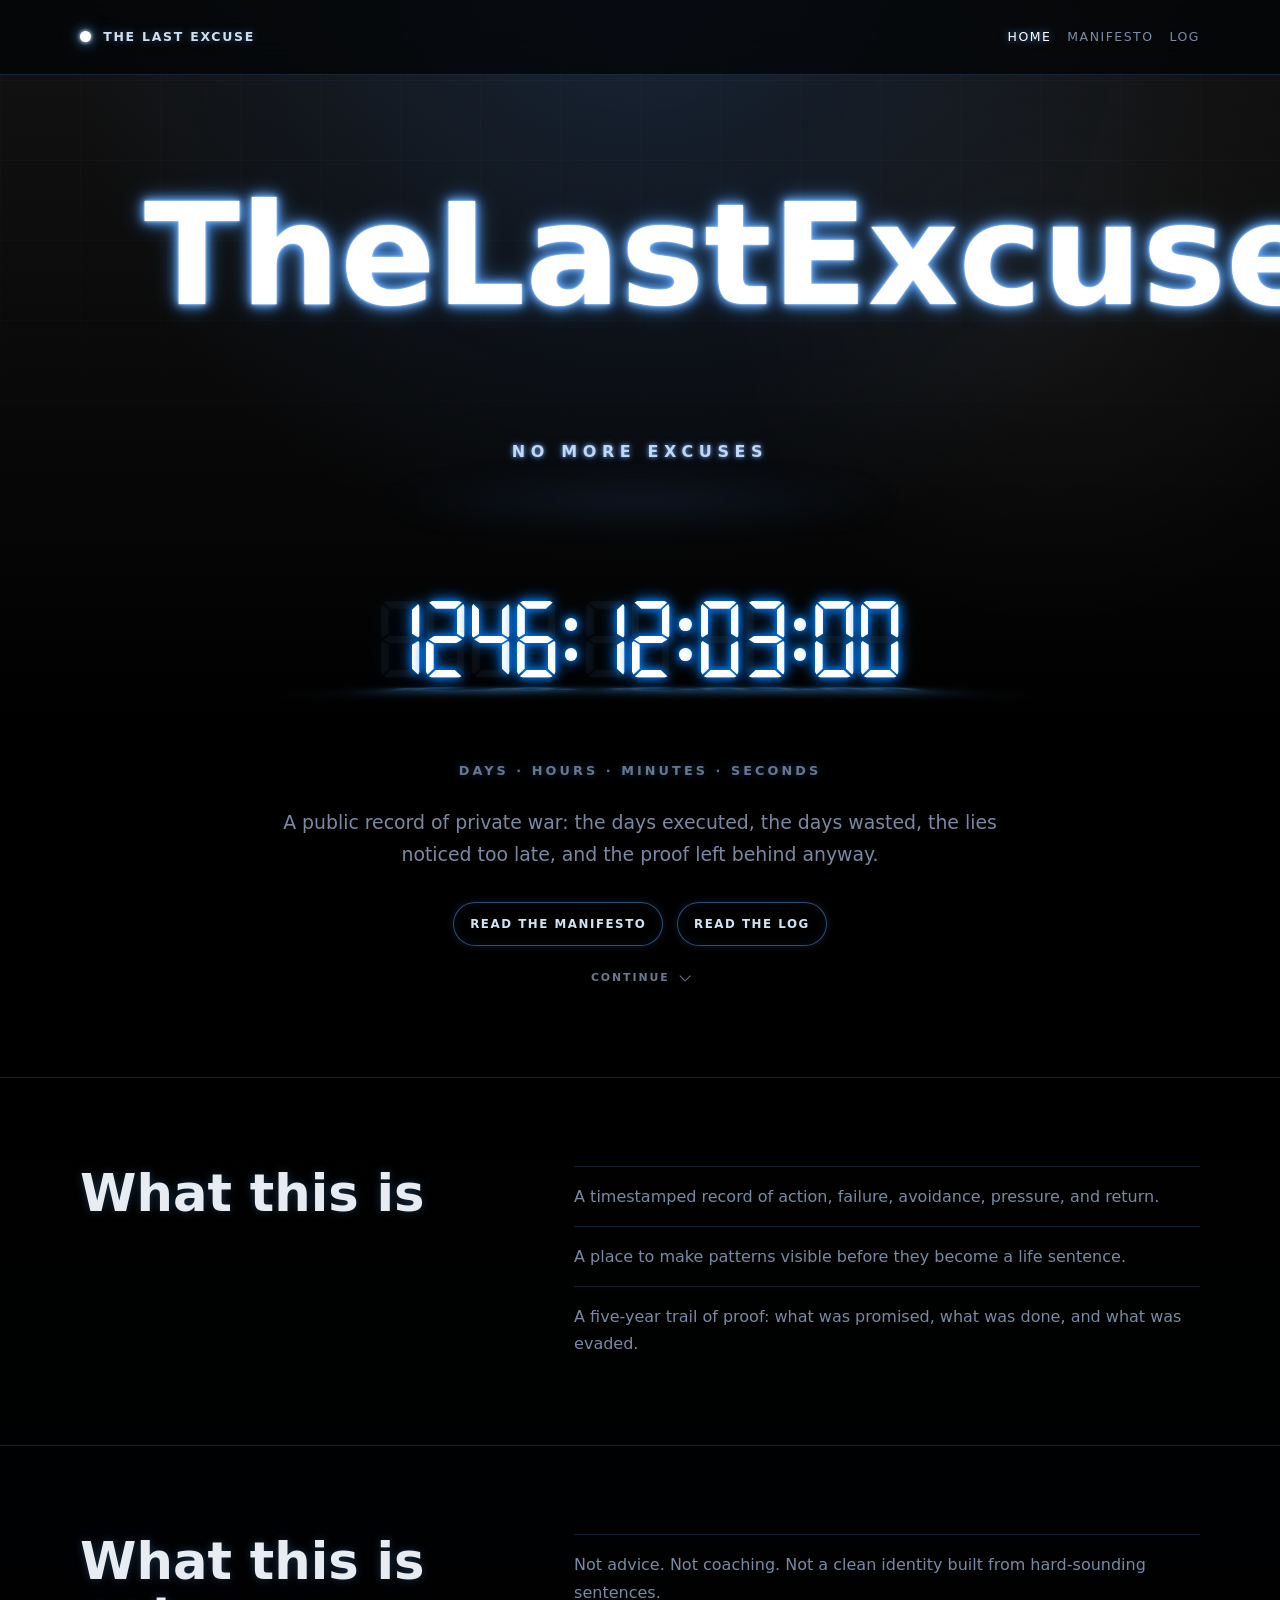
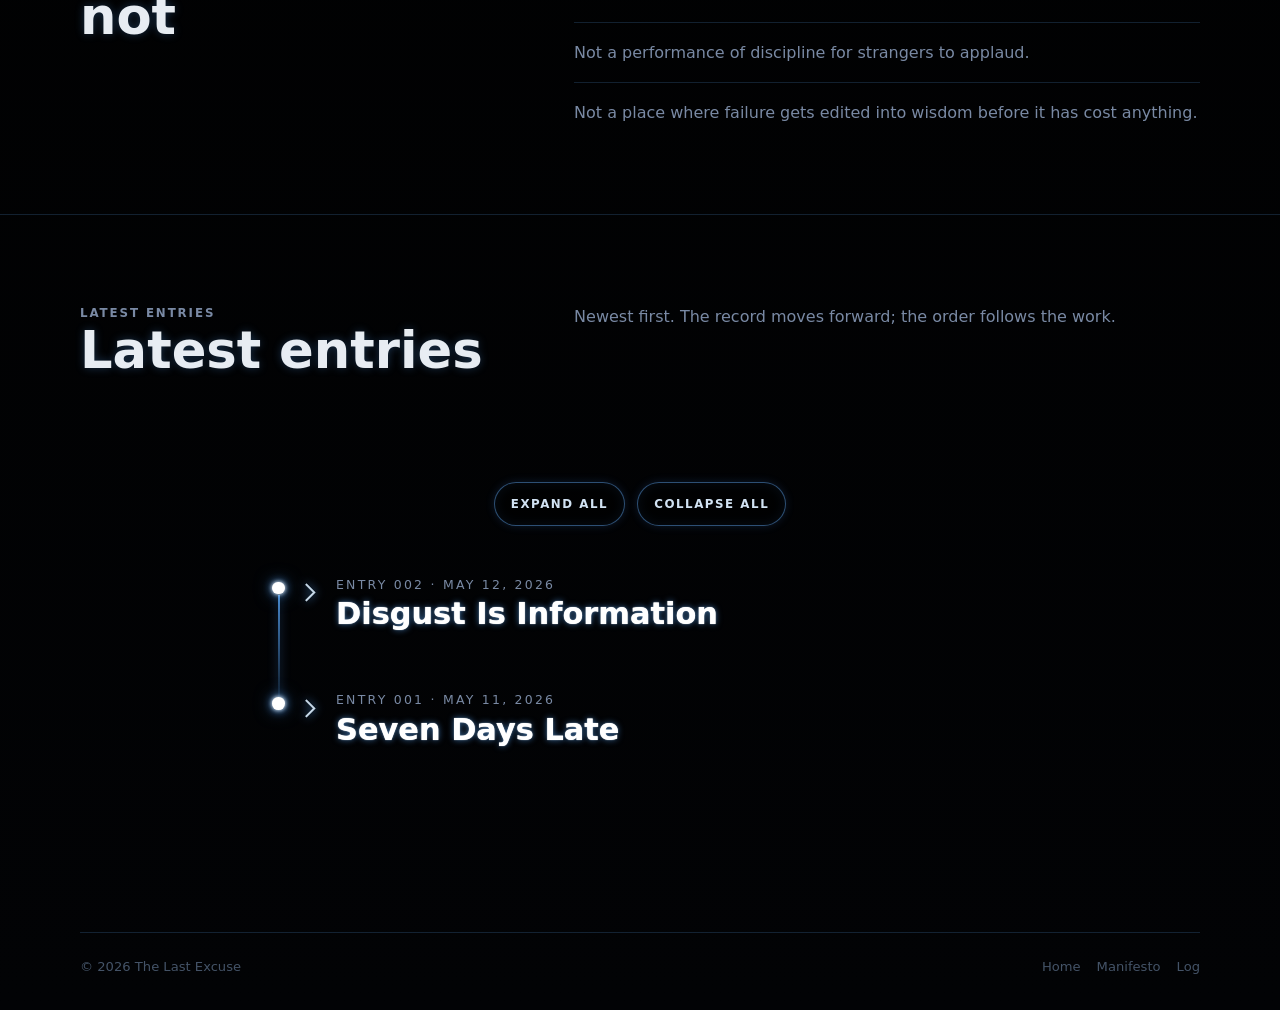
<file: index.html>
<!doctype html>
<html lang="en">
<head>
  <meta charset="utf-8">
  <meta name="viewport" content="width=device-width, initial-scale=1">
  <title>The Last Excuse | Anonymous Manifesto and War Log</title>
  <meta name="description" content="An anonymous manifesto and war log against excuses, distraction, comfort, self-deception, wasted potential, and half-lived life.">
  <link rel="canonical" href="https://thelastexcuse.com/">
  <meta name="robots" content="index, follow">
  <meta property="og:title" content="The Last Excuse">
  <meta property="og:description" content="No excuses. Only proof. An anonymous manifesto and war log, not coaching, performance, or content marketing.">
  <meta property="og:type" content="website">
  <meta property="og:url" content="https://thelastexcuse.com/">
  <meta property="og:image" content="https://thelastexcuse.com/assets/img/og-default.svg">
  <meta name="twitter:card" content="summary_large_image">
  <meta name="twitter:title" content="The Last Excuse">
  <meta name="twitter:description" content="An anonymous manifesto and war log against excuses, distraction, comfort, and self-deception.">
  <meta name="twitter:image" content="https://thelastexcuse.com/assets/img/og-default.svg">
  <link rel="icon" href="assets/img/favicon.svg" type="image/svg+xml">
  <link rel="stylesheet" href="assets/css/style.css">
  <!-- Privacy-friendly analytics by Plausible. Configure both thelastexcuse.com and www.thelastexcuse.com in Plausible if you serve both. -->
  <script async src="https://plausible.io/js/pa-VzKI-ty6OOLgQUsf6KdsG.js"></script>
  <script>
    window.plausible=window.plausible||function(){(plausible.q=plausible.q||[]).push(arguments)},plausible.init=plausible.init||function(i){plausible.o=i||{}};
    plausible.init()
  </script>
  <script type="application/ld+json">
  {
    "@context": "https://schema.org",
    "@type": "WebSite",
    "name": "The Last Excuse",
    "url": "https://thelastexcuse.com/",
    "description": "An anonymous manifesto and war log against excuses, distraction, comfort, self-deception, wasted potential, and half-lived life.",
    "inLanguage": "en"
  }
  </script>
</head>
<body>
  <div class="site-shell">
    <header class="site-header">
      <nav class="nav" aria-label="Primary navigation">
        <a class="brand" href="index.html" aria-label="The Last Excuse home">
          <span class="brand-mark" aria-hidden="true"></span>
          <span class="brand-text">The Last Excuse</span>
        </a>
        <div class="nav-links">
          <a href="index.html" aria-current="page">Home</a>
          <a href="manifesto.html">Manifesto</a>
          <a href="blog.html">Log</a>
        </div>
      </nav>
    </header>

    <main>
      <section aria-labelledby="home-title">
        <div class="logo">
          <h1 id="home-title" class="brand">The<span class="flicker-fast">Last</span>Excuse</h1>
          <div class="tagline">No More <span class="flicker-slow">Excuse</span><span>s</span></div>
        </div>

        <div class="countdown-wrap" aria-label="Countdown to the five-year mark">
          <div class="countdown" data-countdown aria-live="off"></div>
        </div>
        <p class="sr-only" data-countdown-text aria-live="polite"></p>
        <p class="countdown-label" aria-hidden="true">Days &middot; Hours &middot; Minutes &middot; Seconds</p>

        <div class="home-copy">
          <p class="intro">A public record of private war: the days executed, the days wasted, the lies noticed too late, and the proof left behind anyway.</p>
          <div class="actions" aria-label="Primary links">
            <a class="button" href="manifesto.html">Read the Manifesto</a>
            <a class="button" href="blog.html">Read the Log</a>
          </div>
          <a class="scroll-cue" href="#what-this-is">Continue</a>
        </div>
      </section>

      <section class="section" id="what-this-is">
        <div class="wrap section-grid">
          <h2>What this is</h2>
          <div>
            <ul class="plain-list">
              <li>A timestamped record of action, failure, avoidance, pressure, and return.</li>
              <li>A place to make patterns visible before they become a life sentence.</li>
              <li>A five-year trail of proof: what was promised, what was done, and what was evaded.</li>
            </ul>
          </div>
        </div>
      </section>

      <section class="section">
        <div class="wrap section-grid">
          <h2>What this is not</h2>
          <div>
            <ul class="plain-list">
              <li>Not advice. Not coaching. Not a clean identity built from hard-sounding sentences.</li>
              <li>Not a performance of discipline for strangers to applaud.</li>
              <li>Not a place where failure gets edited into wisdom before it has cost anything.</li>
            </ul>
          </div>
        </div>
      </section>

      <section class="section" aria-labelledby="timeline-title">
        <div class="wrap section-grid">
          <div>
            <p class="kicker">Latest entries</p>
            <h2 id="timeline-title">Latest entries</h2>
          </div>
          <p>Newest first. The record moves forward; the order follows the work.</p>
        </div>
      </section>

      <section class="blog-timeline-section">
        <div id="timeline" class="timeline">
          <div class="btn-group">
            <button class="btn" type="button" data-action="expand">Expand All</button>
            <button class="btn" type="button" data-action="collapse">Collapse All</button>
          </div>

          <div class="timeline__item">
            <div class="timeline__item-header">
              <span class="timeline__dot"></span>
              <button class="timeline__arrow" type="button" id="item1" aria-labelledby="item1-name" aria-expanded="false" aria-controls="item1-ctrld" data-item="1"></button>
              <span id="item1-name" class="timeline__meta">
                <time class="timeline__date" datetime="2026-05-12">Entry 002 &middot; May 12, 2026</time>
                <strong class="timeline__title"><a href="posts/entry-2.html">Disgust Is Information</a></strong>
              </span>
            </div>
            <div class="timeline__item-body" id="item1-ctrld" role="region" aria-labelledby="item1" aria-hidden="true">
              <div class="timeline__item-body-content">
                <p class="timeline__item-p">No training. A repaired tooth. Bitten fingers. Wasted money. The day kept pointing at the same thing.</p>
                <p class="timeline__link"><a href="posts/entry-2.html">Read entry</a></p>
              </div>
            </div>
          </div>

          <div class="timeline__item">
            <div class="timeline__item-header">
              <span class="timeline__dot"></span>
              <button class="timeline__arrow" type="button" id="item2" aria-labelledby="item2-name" aria-expanded="false" aria-controls="item2-ctrld" data-item="2"></button>
              <span id="item2-name" class="timeline__meta">
                <time class="timeline__date" datetime="2026-05-11">Entry 001 &middot; May 11, 2026</time>
                <strong class="timeline__title"><a href="posts/entry-1.html">Seven Days Late</a></strong>
              </span>
            </div>
            <div class="timeline__item-body" id="item2-ctrld" role="region" aria-labelledby="item2" aria-hidden="true">
              <div class="timeline__item-body-content">
                <p class="timeline__item-p">Nearly three in the morning, three hours before training, and the first negotiation has already started.</p>
                <p class="timeline__link"><a href="posts/entry-1.html">Read entry</a></p>
              </div>
            </div>
          </div>
        </div>
      </section>
    </main>

    <footer class="site-footer">
      <div class="footer-inner">
        <span>&copy; <span data-year>2026</span> The Last Excuse</span>
        <div class="footer-nav"><a href="index.html">Home</a>
          <a href="manifesto.html">Manifesto</a>
          <a href="blog.html">Log</a>
        </div>
      </div>
    </footer>
  </div>
  <script src="assets/js/site.js"></script>
</body>
</html>
</file>
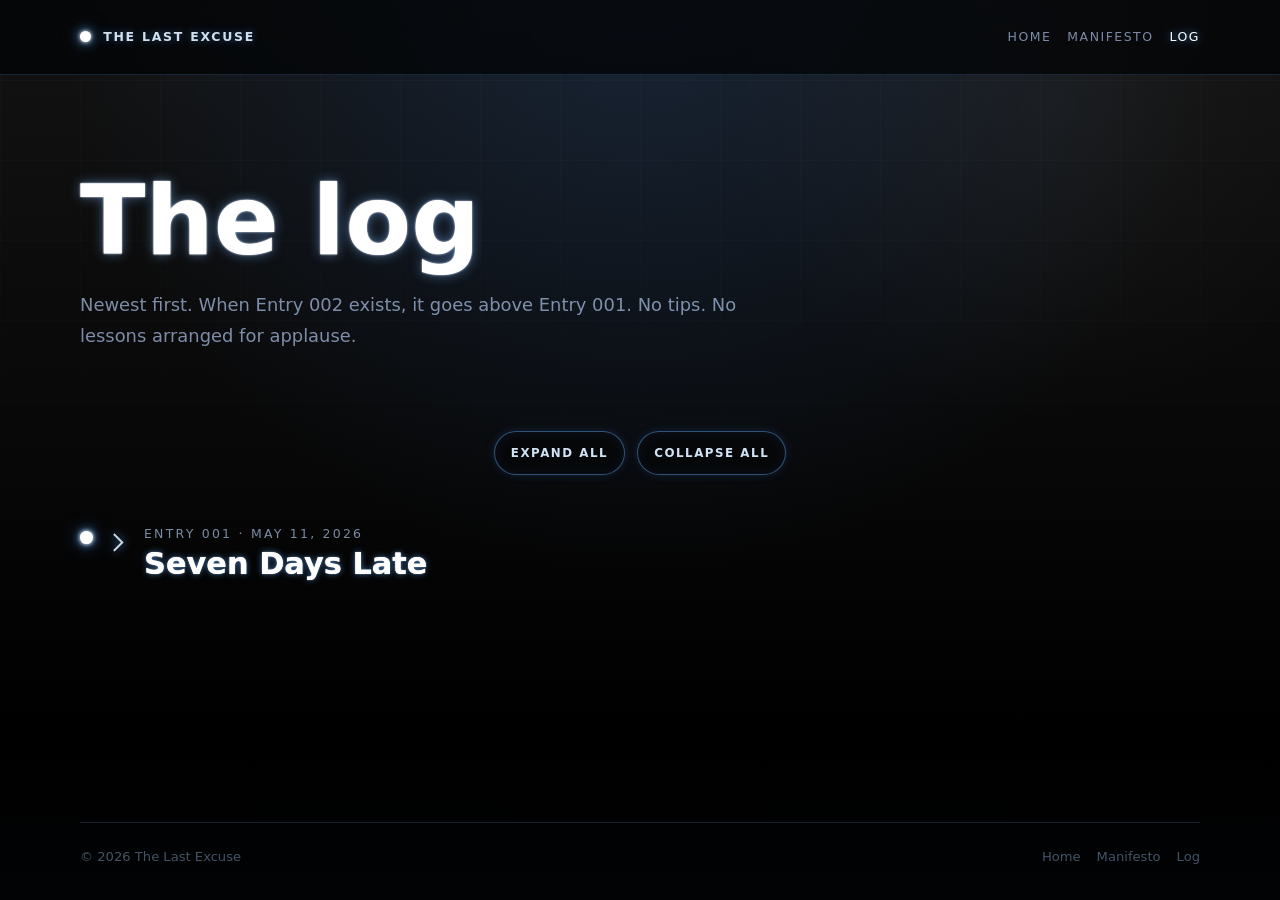
<file: blog.html>
<!doctype html>
<html lang="en">
<head>
  <meta charset="utf-8">
  <meta name="viewport" content="width=device-width, initial-scale=1">
  <title>The Log | Anonymous Entries Against Excuses</title>
  <meta name="description" content="The Last Excuse archive: anonymous log entries about execution, pressure, avoidance, failure, discipline, self-deception, and return.">
  <link rel="canonical" href="https://thelastexcuse.com/blog.html">
  <meta name="robots" content="index, follow">
  <meta property="og:title" content="The Log | The Last Excuse">
  <meta property="og:description" content="Anonymous log entries about execution, pressure, avoidance, failure, discipline, self-deception, and return.">
  <meta property="og:type" content="website">
  <meta property="og:url" content="https://thelastexcuse.com/blog.html">
  <meta property="og:image" content="https://thelastexcuse.com/assets/img/og-default.svg">
  <meta name="twitter:card" content="summary_large_image">
  <meta name="twitter:title" content="The Log | The Last Excuse">
  <meta name="twitter:description" content="Anonymous log entries about execution, pressure, avoidance, failure, discipline, and return.">
  <meta name="twitter:image" content="https://thelastexcuse.com/assets/img/og-default.svg">
  <link rel="icon" href="assets/img/favicon.svg" type="image/svg+xml">
  <link rel="stylesheet" href="assets/css/style.css">
  <!-- Privacy-friendly analytics by Plausible. Configure both thelastexcuse.com and www.thelastexcuse.com in Plausible if you serve both. -->
  <script async src="https://plausible.io/js/pa-VzKI-ty6OOLgQUsf6KdsG.js"></script>
  <script>
    window.plausible=window.plausible||function(){(plausible.q=plausible.q||[]).push(arguments)},plausible.init=plausible.init||function(i){plausible.o=i||{}};
    plausible.init()
  </script>
  <script type="application/ld+json">
  {
    "@context": "https://schema.org",
    "@type": "Blog",
    "name": "The Last Excuse Log",
    "url": "https://thelastexcuse.com/blog.html",
    "description": "Anonymous log entries about execution, pressure, avoidance, failure, discipline, self-deception, and return.",
    "inLanguage": "en",
    "blogPost": [
      {
        "@type": "BlogPosting",
        "headline": "Seven Days Late",
        "url": "https://thelastexcuse.com/posts/entry-1.html",
        "datePublished": "2026-05-11",
        "author": {"@type": "Person", "name": "Anonymous"}
      }
    ]
  }
  </script>
</head>
<body>
  <div class="site-shell">
    <header class="site-header">
      <nav class="nav" aria-label="Primary navigation">
        <a class="brand" href="index.html"><span class="brand-mark" aria-hidden="true"></span><span class="brand-text">The Last Excuse</span></a>
        <div class="nav-links">
          <a href="index.html">Home</a>
          <a href="manifesto.html">Manifesto</a>
          <a href="blog.html" aria-current="page">Log</a>
        </div>
      </nav>
    </header>
    <main class="article">
      <div class="wrap">
        <header class="article-header">
          <h1 class="page-title">The log</h1>
          <p>Newest first. When Entry 002 exists, it goes above Entry 001. No tips. No lessons arranged for applause.</p>
        </header>
        <div id="timeline" class="timeline">
          <div class="btn-group">
            <button class="btn" type="button" data-action="expand">Expand All</button>
            <button class="btn" type="button" data-action="collapse">Collapse All</button>
          </div>

          <div class="timeline__item">
            <div class="timeline__item-header">
              <span class="timeline__dot"></span>
              <button class="timeline__arrow" type="button" id="item1" aria-labelledby="item1-name" aria-expanded="false" aria-controls="item1-ctrld" data-item="1"></button>
              <span id="item1-name" class="timeline__meta">
                <time class="timeline__date" datetime="2026-05-11">Entry 001 &middot; May 11, 2026</time>
                <strong class="timeline__title"><a href="posts/entry-1.html">Seven Days Late</a></strong>
              </span>
            </div>
            <div class="timeline__item-body" id="item1-ctrld" role="region" aria-labelledby="item1" aria-hidden="true">
              <div class="timeline__item-body-content">
                <p class="timeline__item-p">Nearly three in the morning, three hours before training, and the first negotiation has already started.</p>
                <p class="timeline__link"><a href="posts/entry-1.html">Read entry</a></p>
              </div>
            </div>
          </div>
        </div>
      </div>
    </main>
    <footer class="site-footer">
      <div class="footer-inner">
        <span>&copy; <span data-year>2026</span> The Last Excuse</span>
        <div class="footer-nav"><a href="index.html">Home</a><a href="manifesto.html">Manifesto</a><a href="blog.html">Log</a></div>
      </div>
    </footer>
  </div>
  <script src="assets/js/site.js"></script>
</body>
</html>
</file>
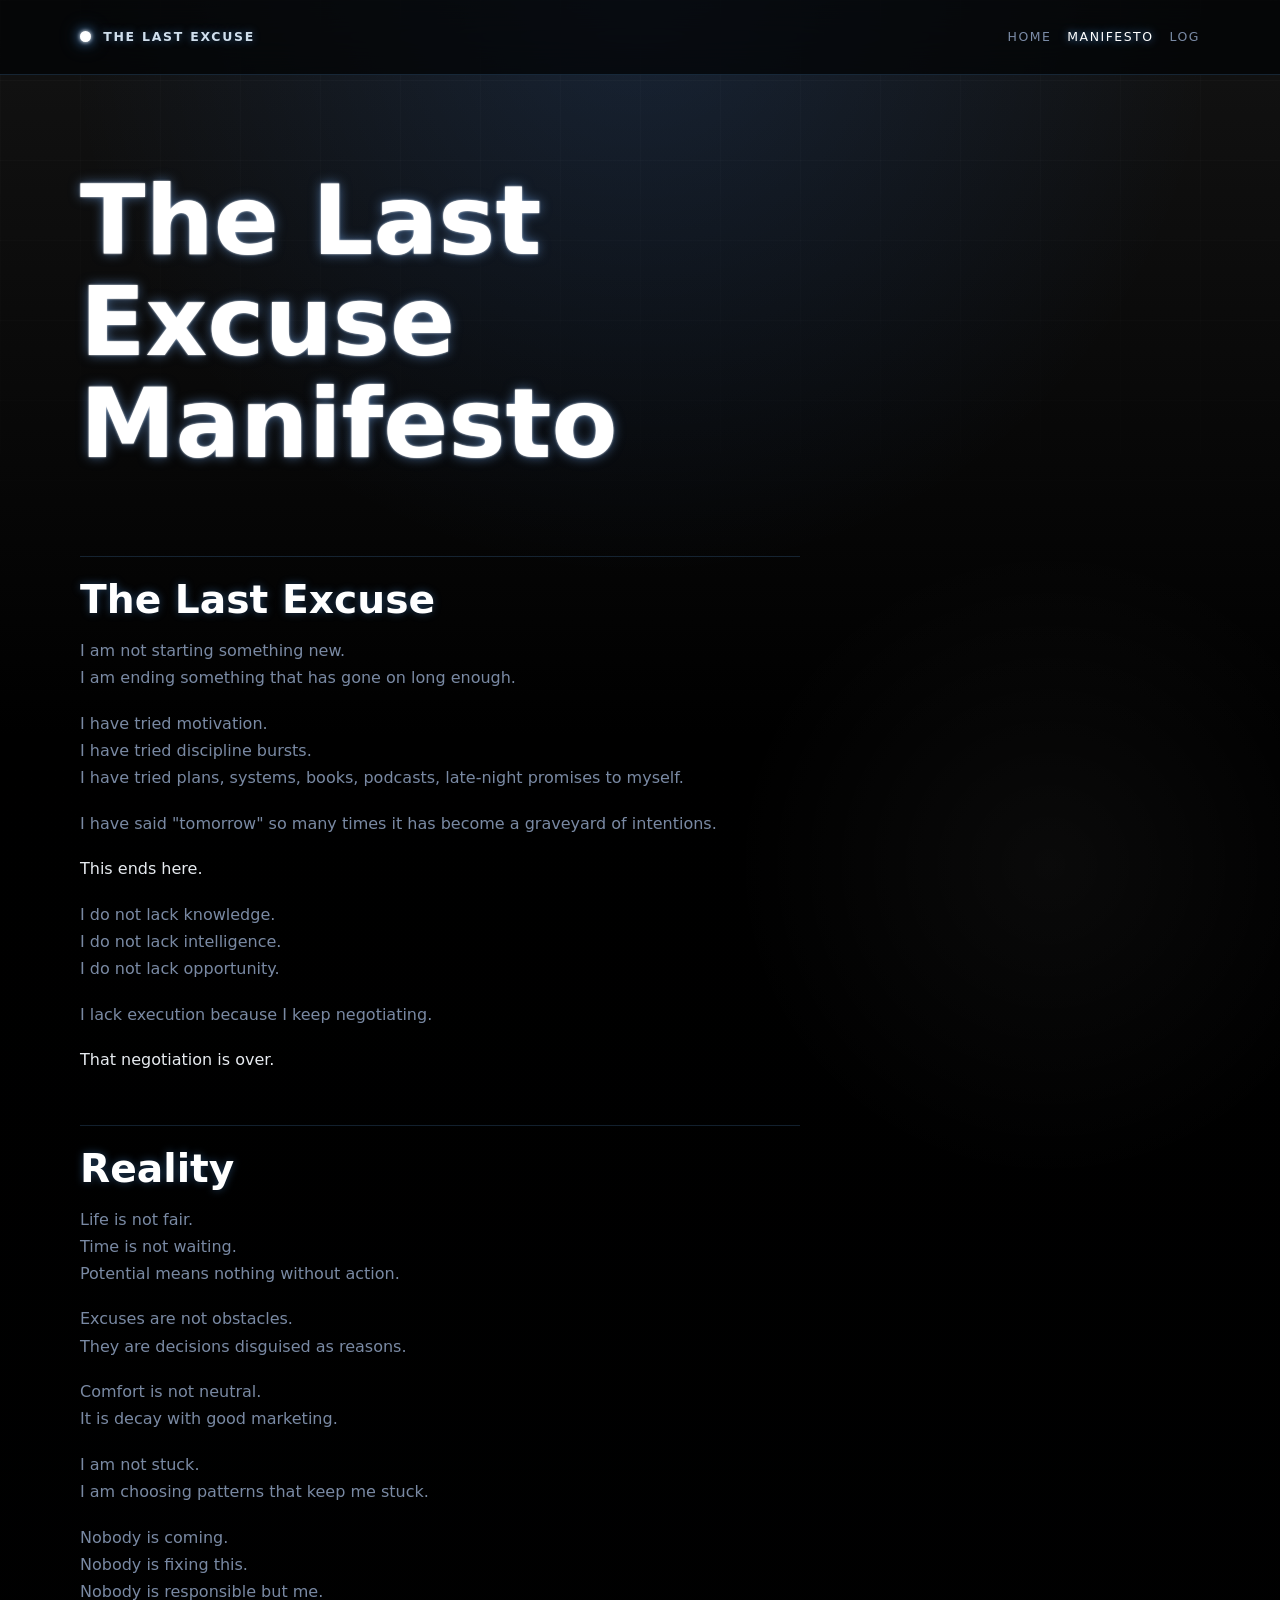
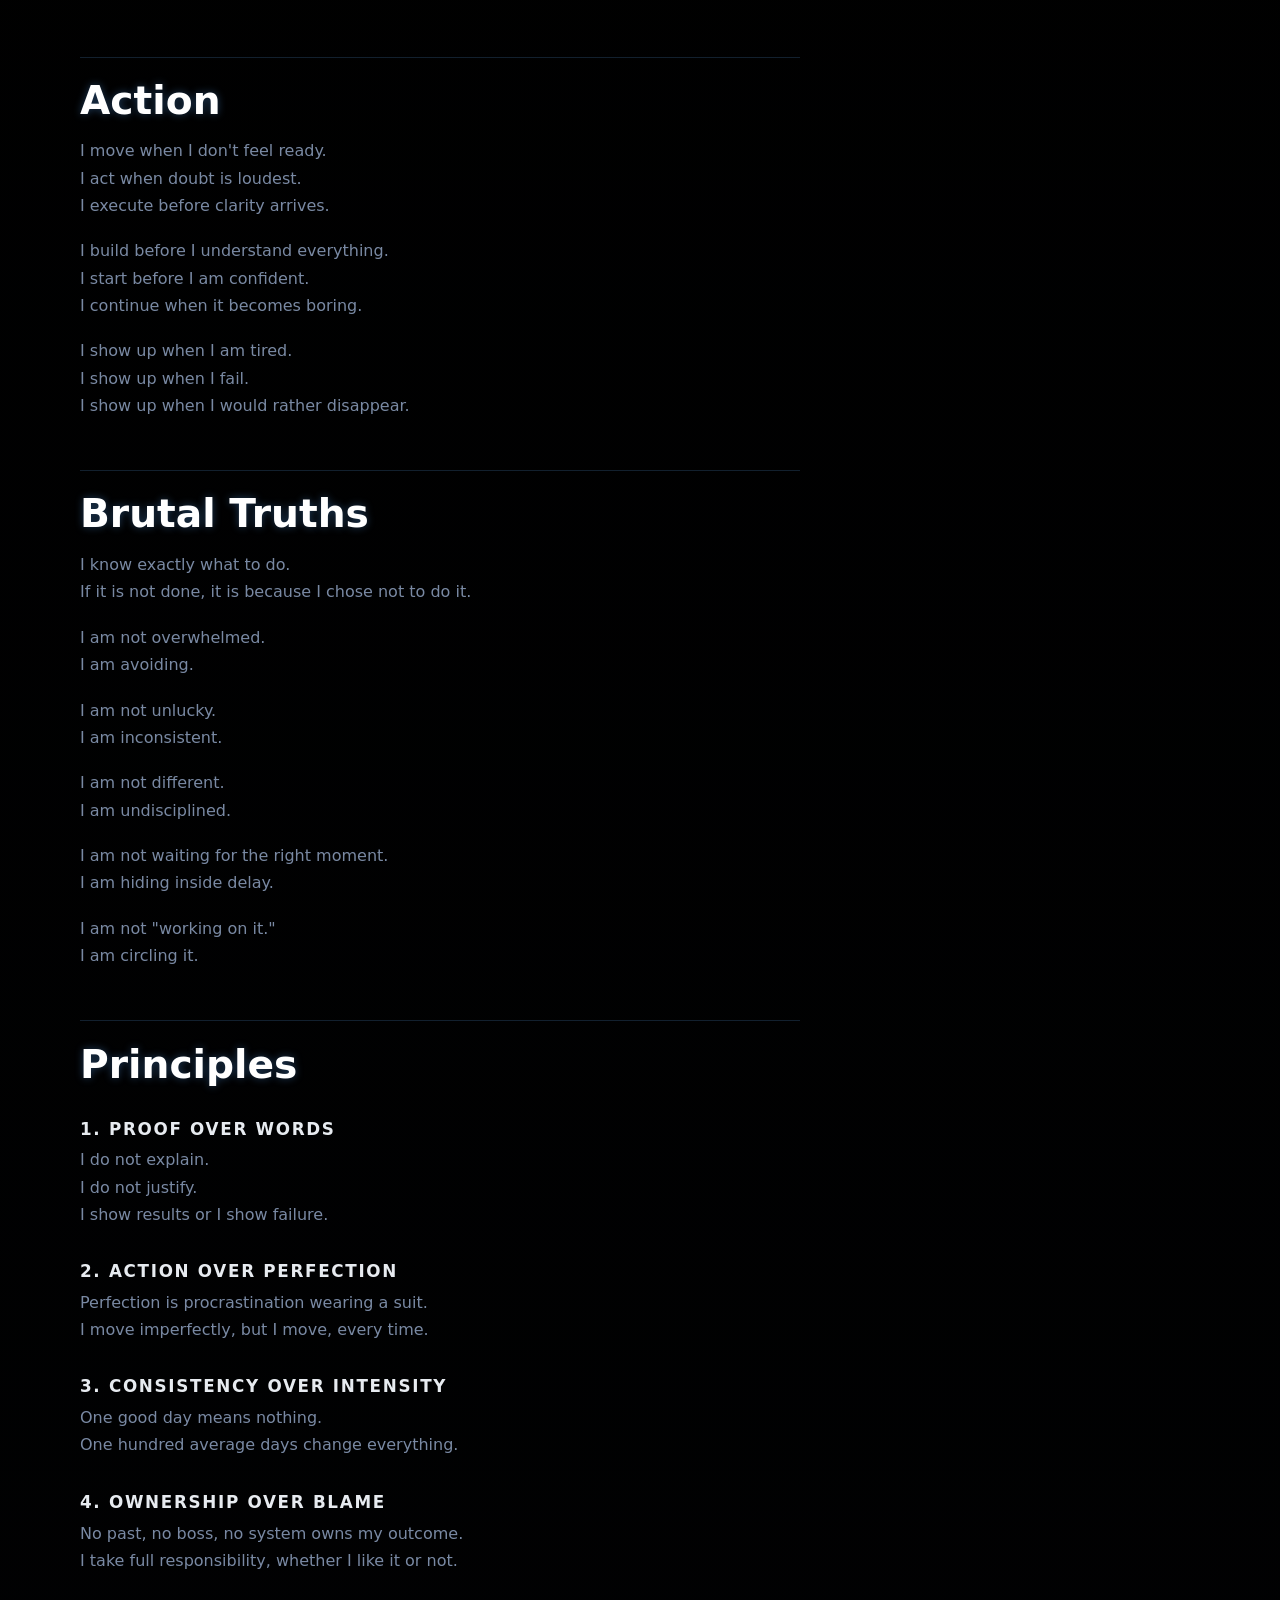
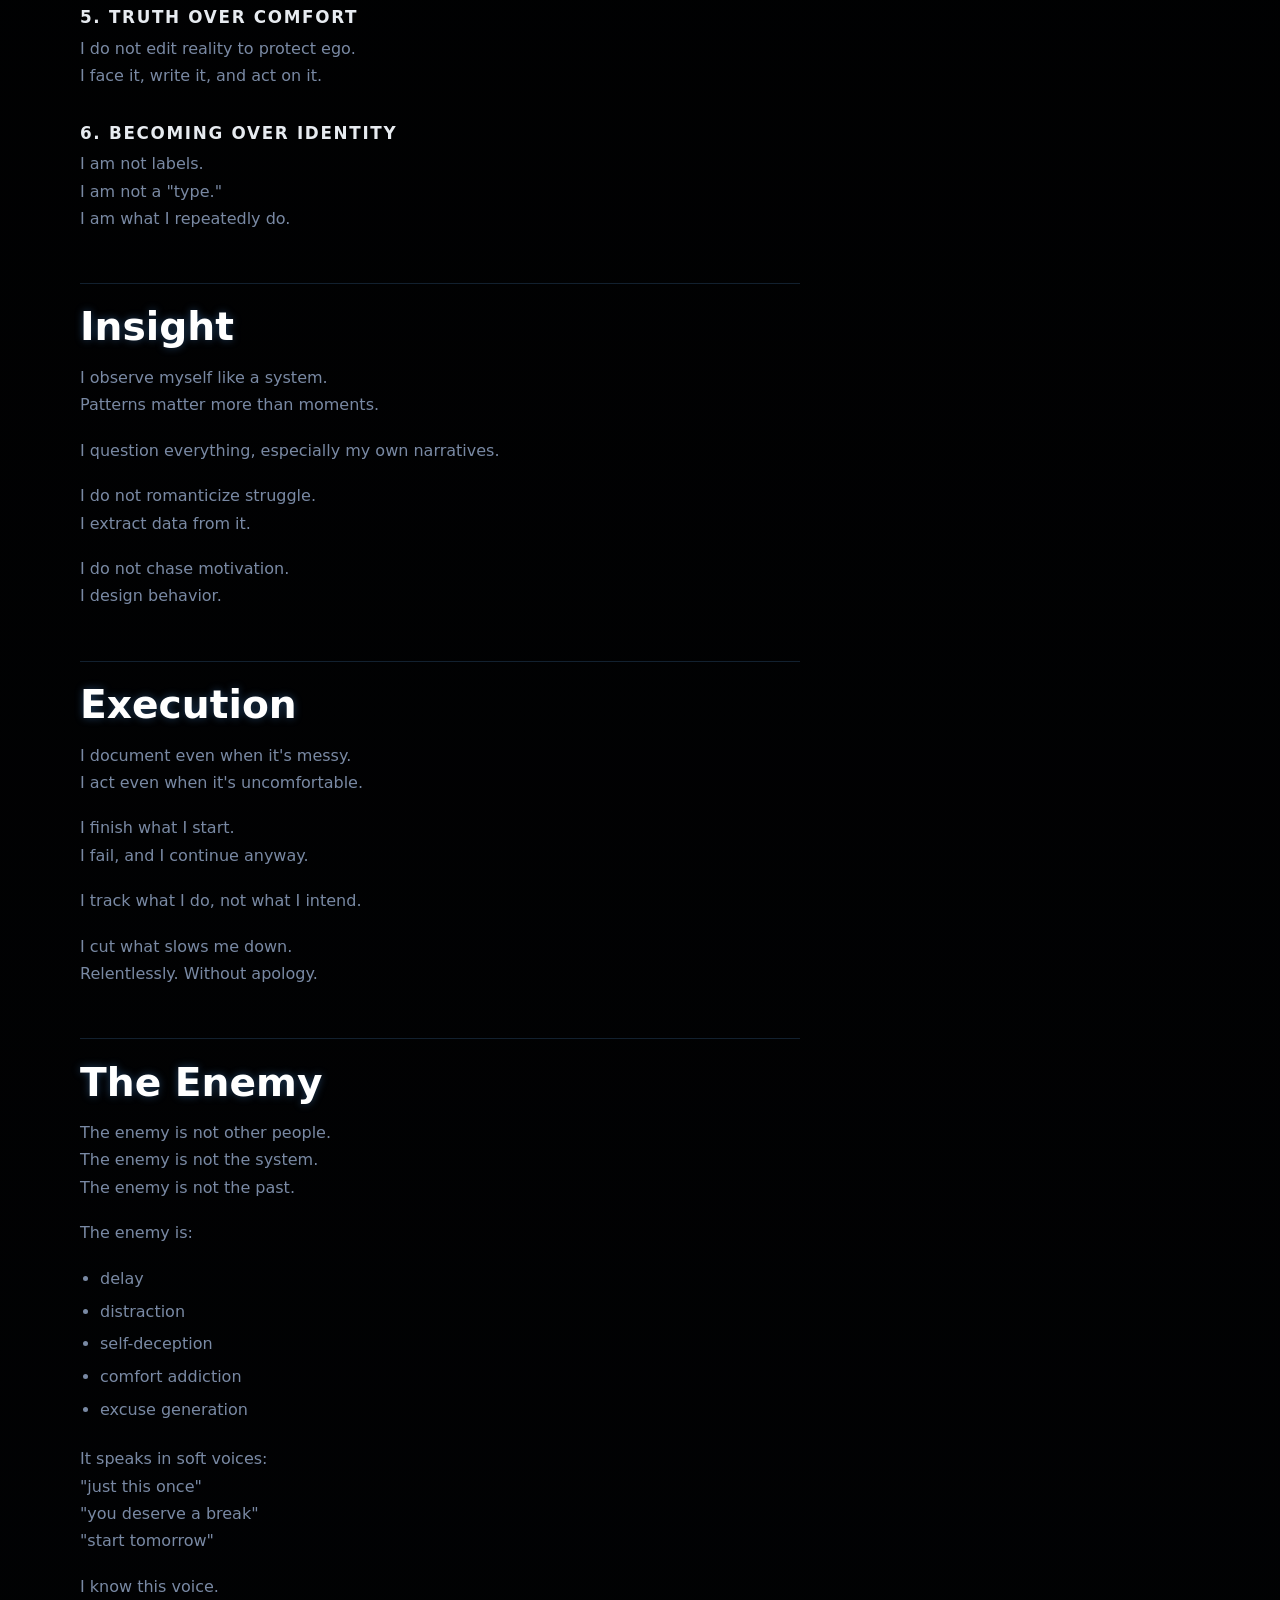
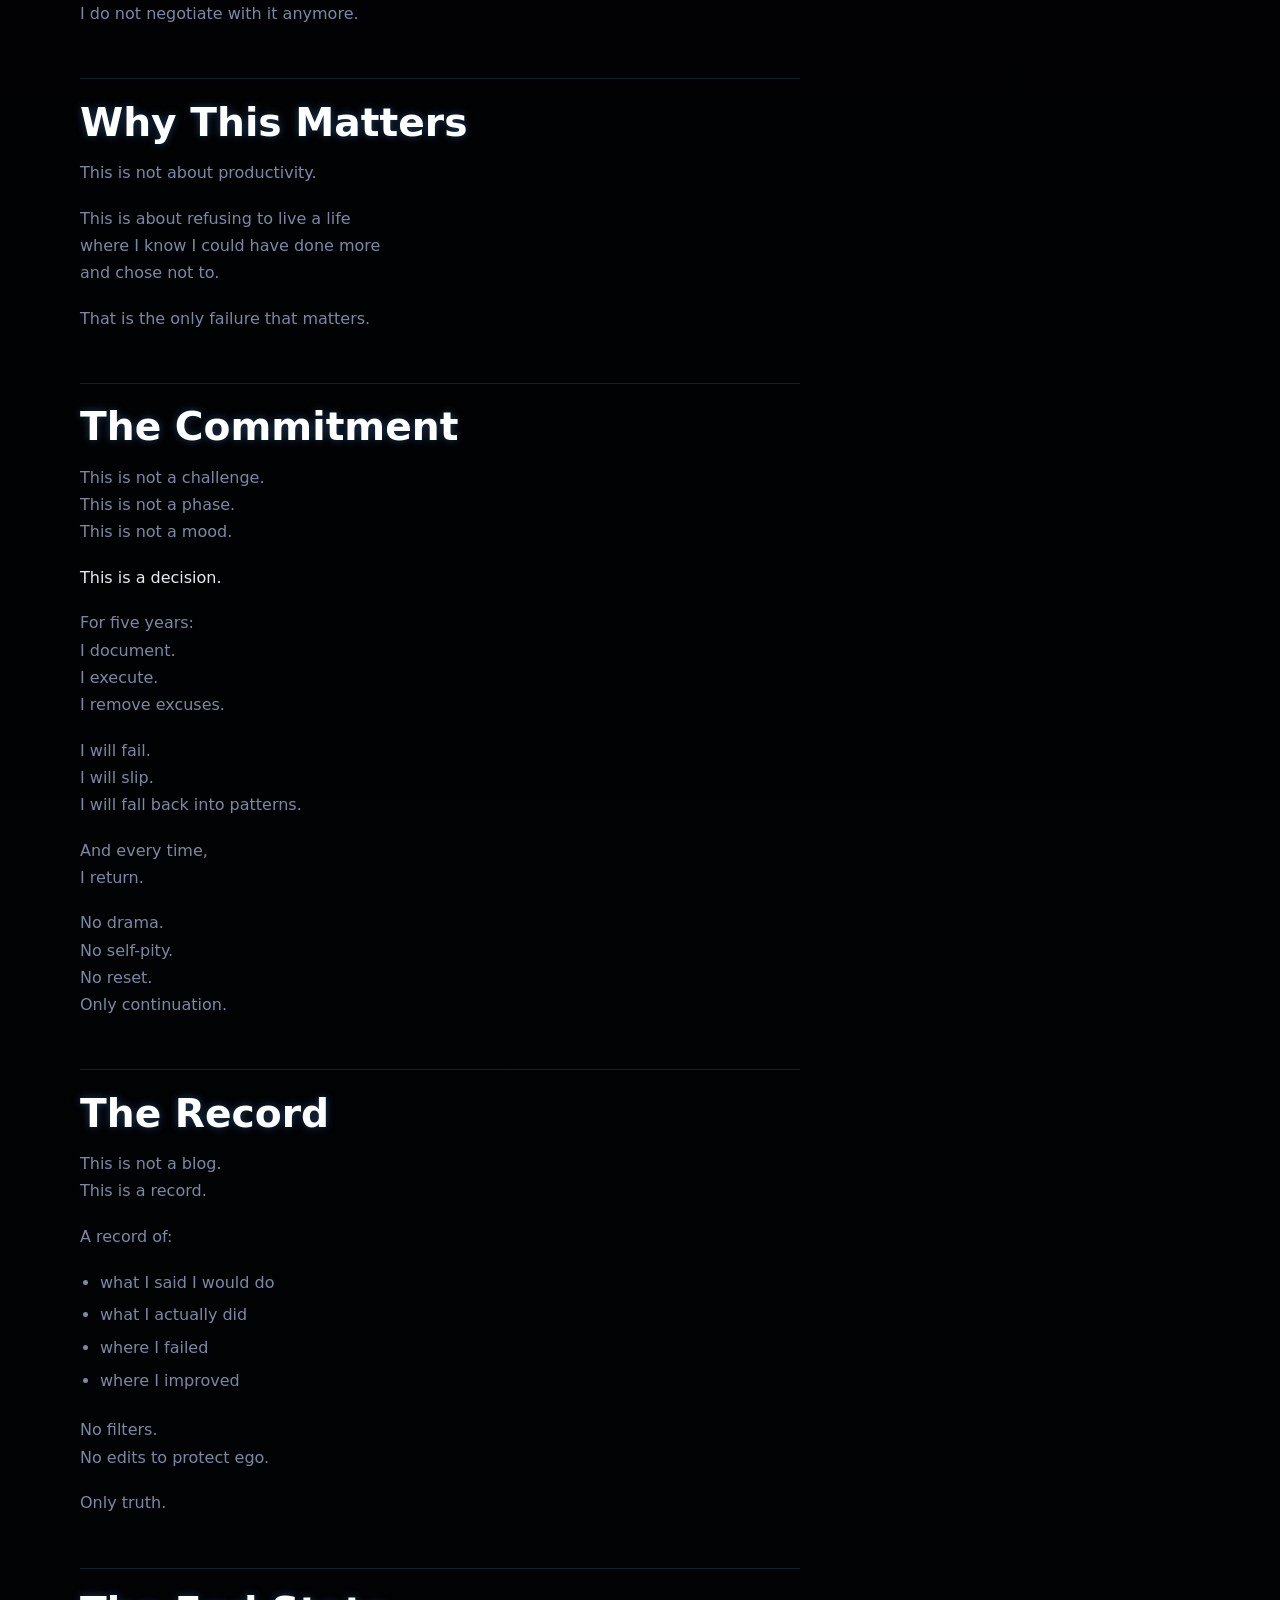
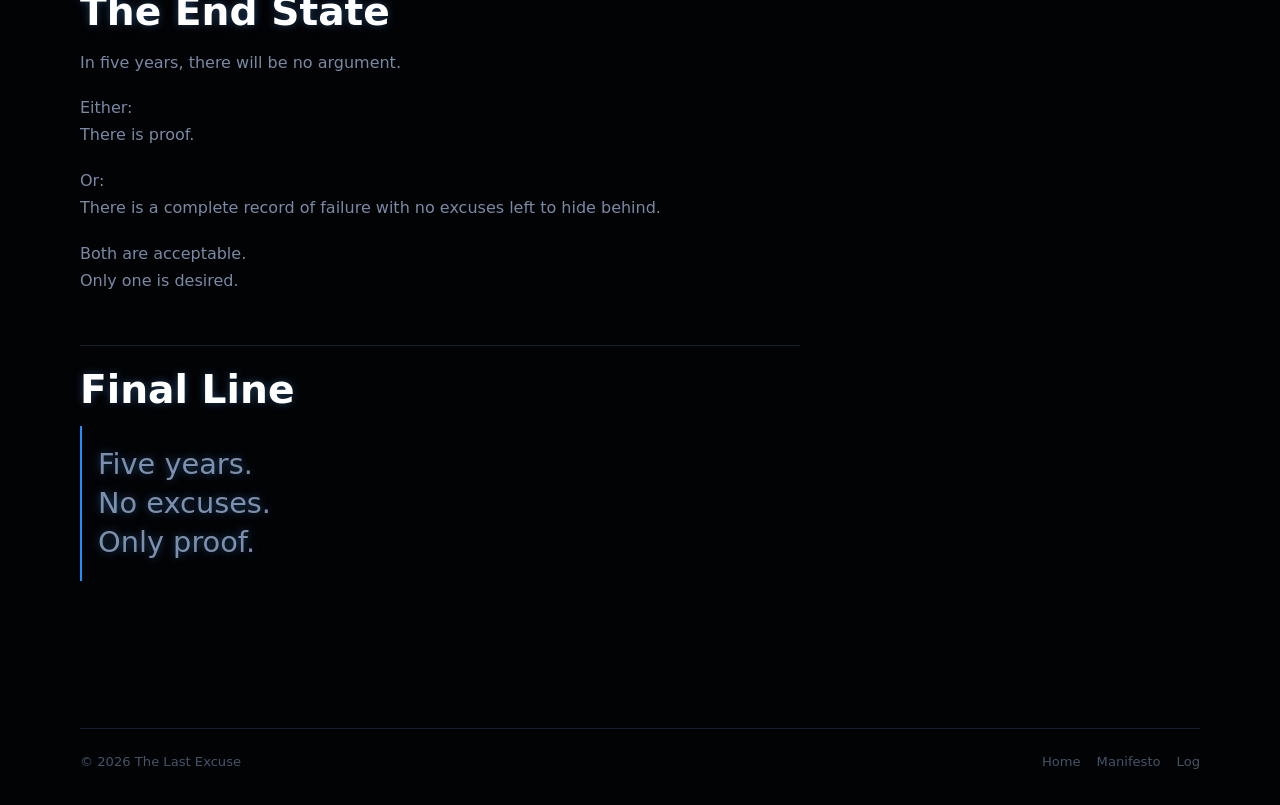
<file: manifesto.html>
<!doctype html>
<html lang="en">
<head>
  <meta charset="utf-8">
  <meta name="viewport" content="width=device-width, initial-scale=1">
  <title>Manifesto | The Last Excuse</title>
  <meta name="description" content="The central manifesto of The Last Excuse: five years, no excuses, only proof.">
  <link rel="canonical" href="https://thelastexcuse.com/manifesto.html">
  <meta name="robots" content="index, follow">
  <meta property="og:title" content="Manifesto | The Last Excuse">
  <meta property="og:description" content="Five years. No excuses. Only proof.">
  <meta property="og:type" content="article">
  <meta property="og:url" content="https://thelastexcuse.com/manifesto.html">
  <meta property="og:image" content="https://thelastexcuse.com/assets/img/og-default.svg">
  <meta property="article:published_time" content="2026-05-03">
  <meta property="article:author" content="Anonymous">
  <meta name="twitter:card" content="summary_large_image">
  <meta name="twitter:title" content="Manifesto | The Last Excuse">
  <meta name="twitter:description" content="Five years. No excuses. Only proof.">
  <meta name="twitter:image" content="https://thelastexcuse.com/assets/img/og-default.svg">
  <link rel="icon" href="assets/img/favicon.svg" type="image/svg+xml">
  <link rel="stylesheet" href="assets/css/style.css">
  <!-- Privacy-friendly analytics by Plausible. Configure both thelastexcuse.com and www.thelastexcuse.com in Plausible if you serve both. -->
  <script async src="https://plausible.io/js/pa-VzKI-ty6OOLgQUsf6KdsG.js"></script>
  <script>
    window.plausible=window.plausible||function(){(plausible.q=plausible.q||[]).push(arguments)},plausible.init=plausible.init||function(i){plausible.o=i||{}};
    plausible.init()
  </script>
  <script type="application/ld+json">
  {
    "@context": "https://schema.org",
    "@type": "Article",
    "headline": "The Last Excuse Manifesto",
    "author": {"@type": "Person", "name": "Anonymous"},
    "mainEntityOfPage": "https://thelastexcuse.com/manifesto.html",
    "image": "https://thelastexcuse.com/assets/img/og-default.svg",
    "datePublished": "2026-05-03",
    "inLanguage": "en"
  }
  </script>
</head>
<body>
  <div class="site-shell">
    <header class="site-header">
      <nav class="nav" aria-label="Primary navigation">
        <a class="brand" href="index.html"><span class="brand-mark" aria-hidden="true"></span><span class="brand-text">The Last Excuse</span></a>
        <div class="nav-links">
          <a href="index.html">Home</a>
          <a href="manifesto.html" aria-current="page">Manifesto</a>
          <a href="blog.html">Log</a>
        </div>
      </nav>
    </header>
    <main class="article">
      <div class="wrap">
        <header class="article-header">
          <h1 class="page-title">The Last Excuse Manifesto</h1>
        </header>
        <article class="prose">
          <h2>The Last Excuse</h2>
          <p>I am not starting something new.<br>I am ending something that has gone on long enough.</p>
          <p>I have tried motivation.<br>I have tried discipline bursts.<br>I have tried plans, systems, books, podcasts, late-night promises to myself.</p>
          <p>I have said "tomorrow" so many times it has become a graveyard of intentions.</p>
          <p class="hard">This ends here.</p>
          <p>I do not lack knowledge.<br>I do not lack intelligence.<br>I do not lack opportunity.</p>
          <p>I lack execution because I keep negotiating.</p>
          <p class="hard">That negotiation is over.</p>

          <h2>Reality</h2>
          <p>Life is not fair.<br>Time is not waiting.<br>Potential means nothing without action.</p>
          <p>Excuses are not obstacles.<br>They are decisions disguised as reasons.</p>
          <p>Comfort is not neutral.<br>It is decay with good marketing.</p>
          <p>I am not stuck.<br>I am choosing patterns that keep me stuck.</p>
          <p>Nobody is coming.<br>Nobody is fixing this.<br>Nobody is responsible but me.</p>

          <h2>Action</h2>
          <p>I move when I don't feel ready.<br>I act when doubt is loudest.<br>I execute before clarity arrives.</p>
          <p>I build before I understand everything.<br>I start before I am confident.<br>I continue when it becomes boring.</p>
          <p>I show up when I am tired.<br>I show up when I fail.<br>I show up when I would rather disappear.</p>

          <h2>Brutal Truths</h2>
          <p>I know exactly what to do.<br>If it is not done, it is because I chose not to do it.</p>
          <p>I am not overwhelmed.<br>I am avoiding.</p>
          <p>I am not unlucky.<br>I am inconsistent.</p>
          <p>I am not different.<br>I am undisciplined.</p>
          <p>I am not waiting for the right moment.<br>I am hiding inside delay.</p>
          <p>I am not "working on it."<br>I am circling it.</p>

          <h2>Principles</h2>
          <h3>1. Proof over words</h3>
          <p>I do not explain.<br>I do not justify.<br>I show results or I show failure.</p>
          <h3>2. Action over perfection</h3>
          <p>Perfection is procrastination wearing a suit.<br>I move imperfectly, but I move, every time.</p>
          <h3>3. Consistency over intensity</h3>
          <p>One good day means nothing.<br>One hundred average days change everything.</p>
          <h3>4. Ownership over blame</h3>
          <p>No past, no boss, no system owns my outcome.<br>I take full responsibility, whether I like it or not.</p>
          <h3>5. Truth over comfort</h3>
          <p>I do not edit reality to protect ego.<br>I face it, write it, and act on it.</p>
          <h3>6. Becoming over identity</h3>
          <p>I am not labels.<br>I am not a "type."<br>I am what I repeatedly do.</p>

          <h2>Insight</h2>
          <p>I observe myself like a system.<br>Patterns matter more than moments.</p>
          <p>I question everything, especially my own narratives.</p>
          <p>I do not romanticize struggle.<br>I extract data from it.</p>
          <p>I do not chase motivation.<br>I design behavior.</p>

          <h2>Execution</h2>
          <p>I document even when it's messy.<br>I act even when it's uncomfortable.</p>
          <p>I finish what I start.<br>I fail, and I continue anyway.</p>
          <p>I track what I do, not what I intend.</p>
          <p>I cut what slows me down.<br>Relentlessly. Without apology.</p>

          <h2>The Enemy</h2>
          <p>The enemy is not other people.<br>The enemy is not the system.<br>The enemy is not the past.</p>
          <p>The enemy is:</p>
          <ul>
            <li>delay</li>
            <li>distraction</li>
            <li>self-deception</li>
            <li>comfort addiction</li>
            <li>excuse generation</li>
          </ul>
          <p>It speaks in soft voices:<br>"just this once"<br>"you deserve a break"<br>"start tomorrow"</p>
          <p>I know this voice.<br>I do not negotiate with it anymore.</p>

          <h2>Why This Matters</h2>
          <p>This is not about productivity.</p>
          <p>This is about refusing to live a life<br>where I know I could have done more<br>and chose not to.</p>
          <p>That is the only failure that matters.</p>

          <h2>The Commitment</h2>
          <p>This is not a challenge.<br>This is not a phase.<br>This is not a mood.</p>
          <p class="hard">This is a decision.</p>
          <p>For five years:<br>I document.<br>I execute.<br>I remove excuses.</p>
          <p>I will fail.<br>I will slip.<br>I will fall back into patterns.</p>
          <p>And every time,<br>I return.</p>
          <p>No drama.<br>No self-pity.<br>No reset.<br>Only continuation.</p>

          <h2>The Record</h2>
          <p>This is not a blog.<br>This is a record.</p>
          <p>A record of:</p>
          <ul>
            <li>what I said I would do</li>
            <li>what I actually did</li>
            <li>where I failed</li>
            <li>where I improved</li>
          </ul>
          <p>No filters.<br>No edits to protect ego.</p>
          <p>Only truth.</p>

          <h2>The End State</h2>
          <p>In five years, there will be no argument.</p>
          <p>Either:<br>There is proof.</p>
          <p>Or:<br>There is a complete record of failure with no excuses left to hide behind.</p>
          <p>Both are acceptable.<br>Only one is desired.</p>

          <h2>Final Line</h2>
          <p class="pull">Five years.<br>No excuses.<br>Only proof.</p>
        </article>
      </div>
    </main>
    <footer class="site-footer">
      <div class="footer-inner">
        <span>&copy; <span data-year>2026</span> The Last Excuse</span>
        <div class="footer-nav"><a href="index.html">Home</a><a href="manifesto.html">Manifesto</a><a href="blog.html">Log</a></div>
      </div>
    </footer>
  </div>
  <script src="assets/js/site.js"></script>
</body>
</html>
</file>
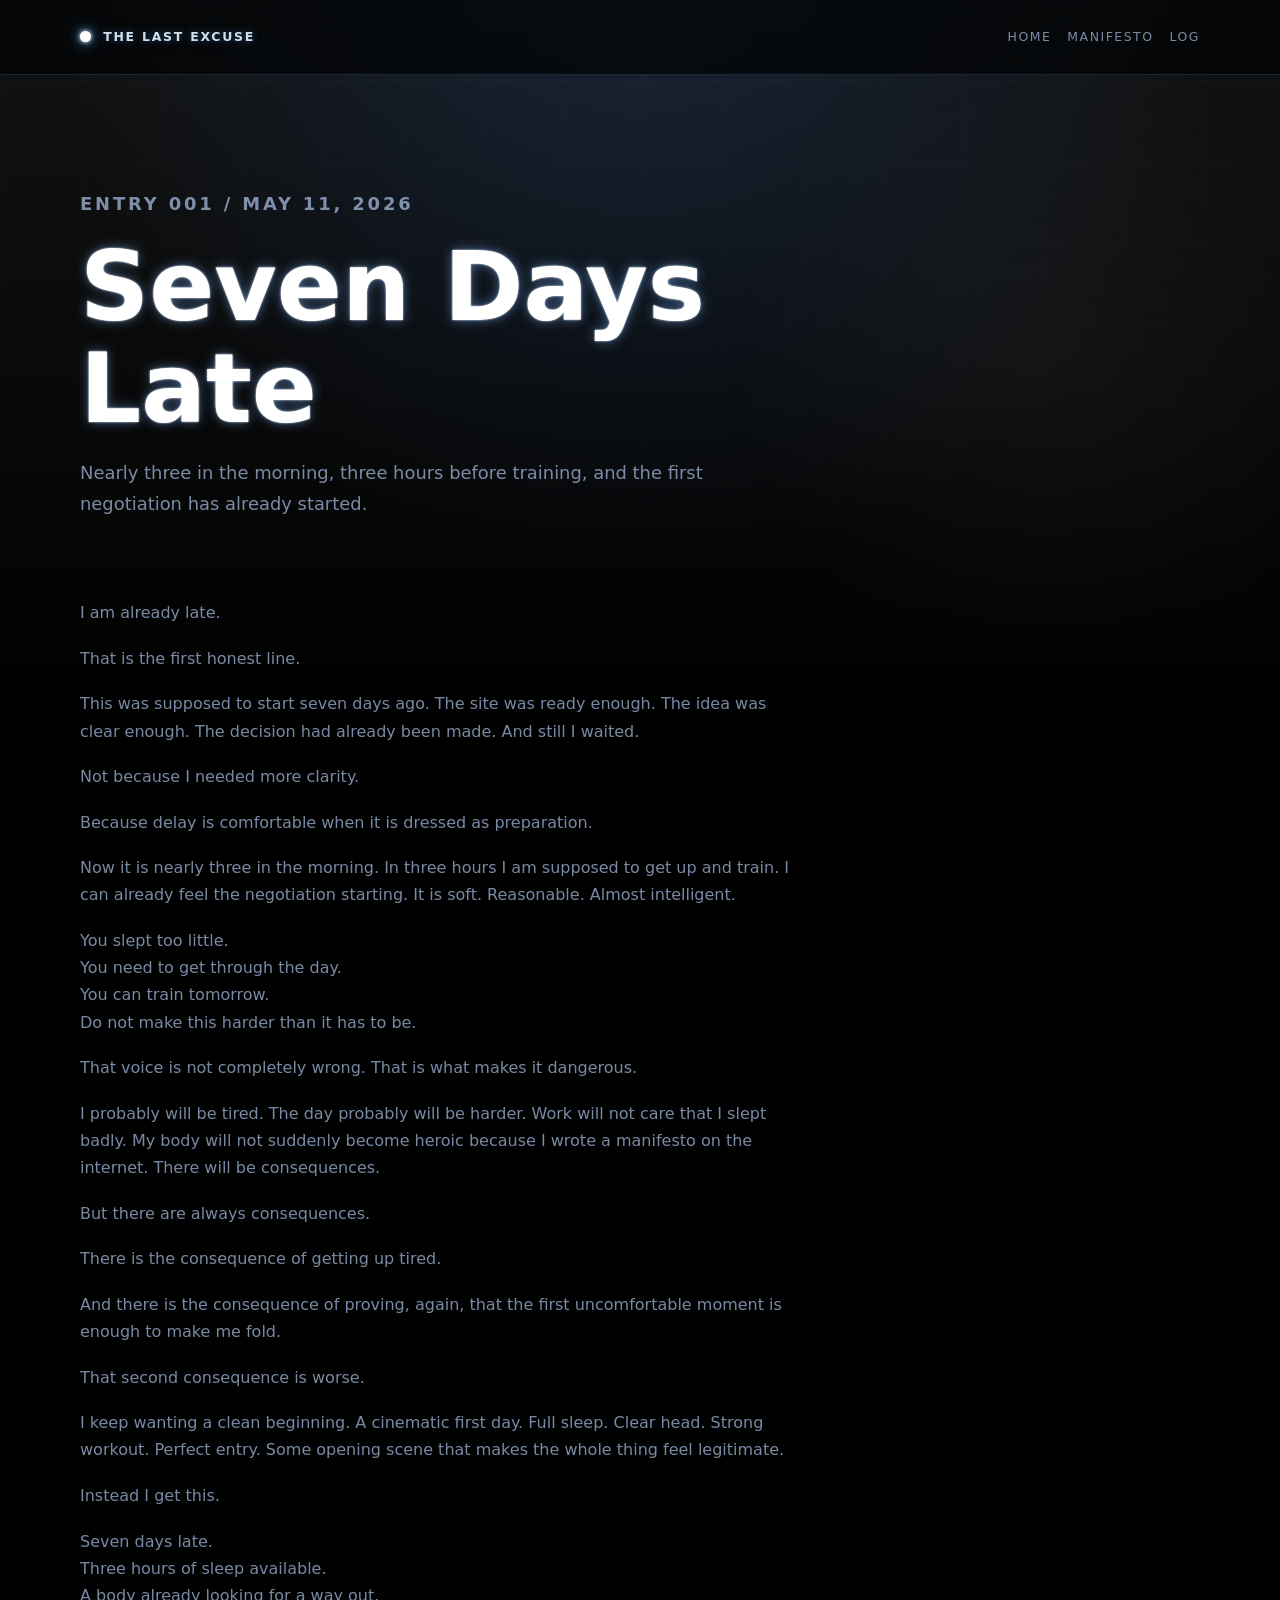
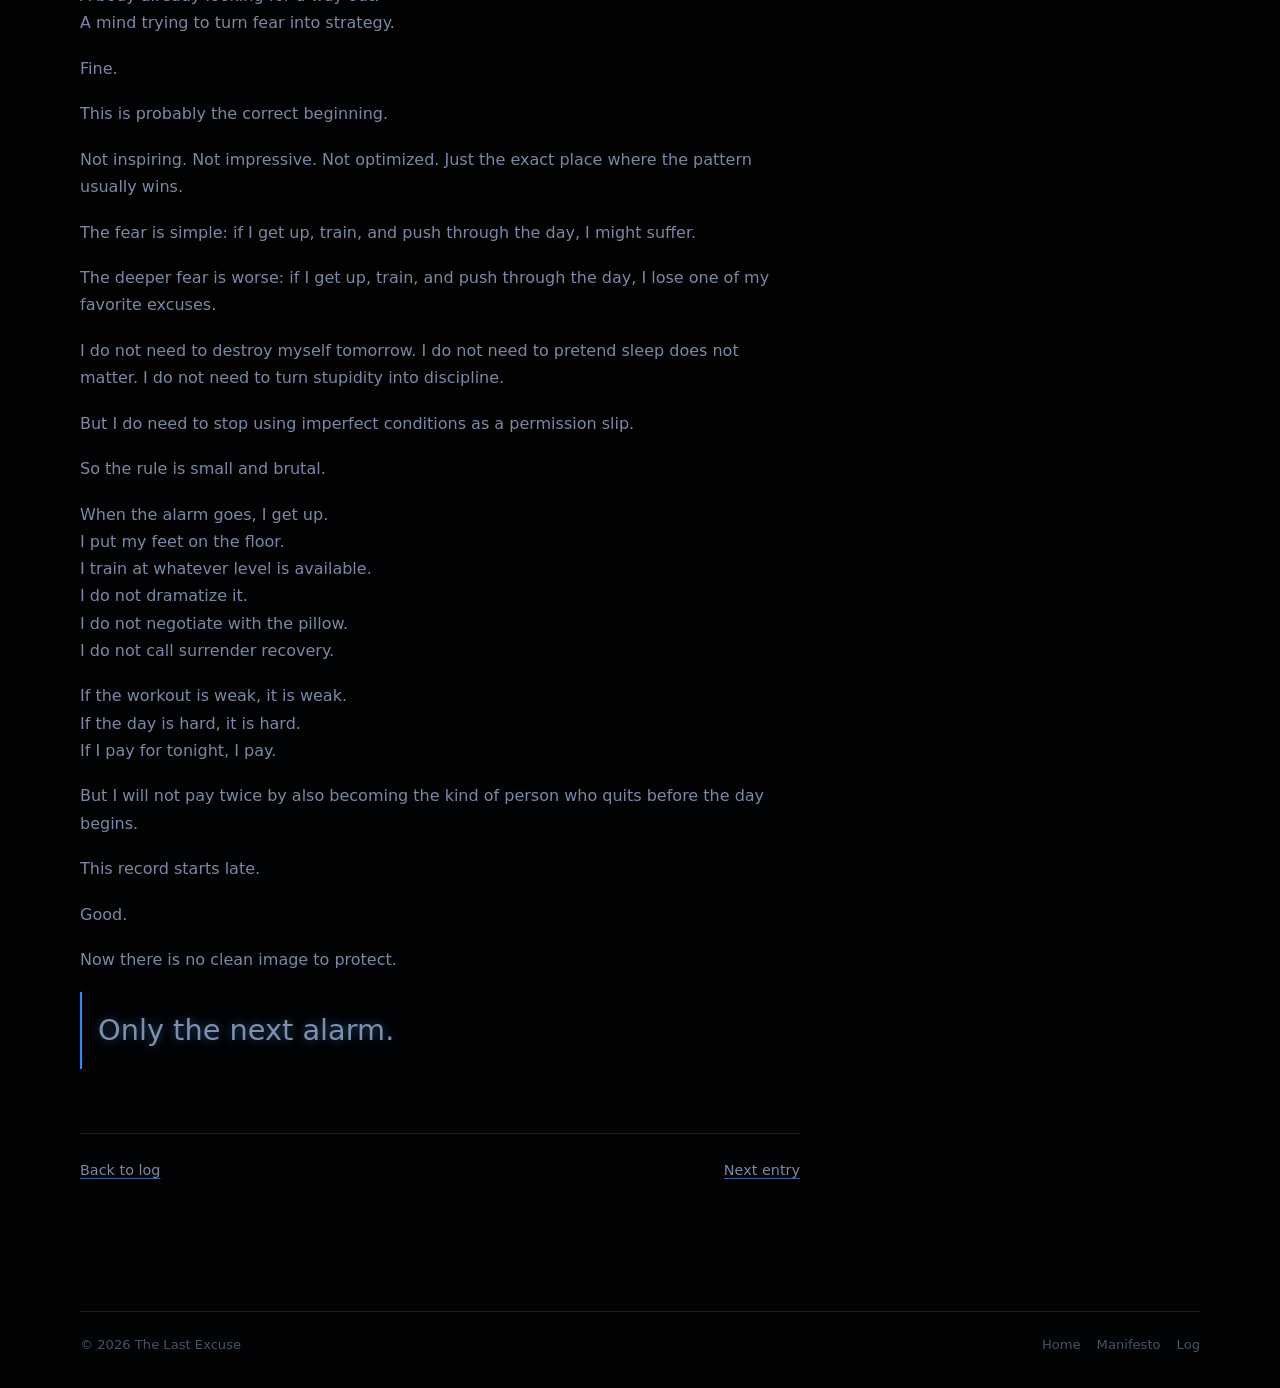
<file: posts/entry-1.html>
<!doctype html>
<html lang="en">
<head>
  <meta charset="utf-8">
  <meta name="viewport" content="width=device-width, initial-scale=1">
  <title>Seven Days Late | The Last Excuse</title>
  <meta name="description" content="Nearly three in the morning, three hours before training, and the first negotiation has already started.">
  <link rel="canonical" href="https://thelastexcuse.com/posts/entry-1.html">
  <meta name="robots" content="index, follow">
  <meta property="og:title" content="Seven Days Late | The Last Excuse">
  <meta property="og:description" content="Nearly three in the morning, three hours before training, and the first negotiation has already started.">
  <meta property="og:type" content="article">
  <meta property="og:url" content="https://thelastexcuse.com/posts/entry-1.html">
  <meta property="og:image" content="https://thelastexcuse.com/assets/img/og-default.svg">
  <meta property="article:published_time" content="2026-05-11">
  <meta property="article:author" content="Anonymous">
  <meta name="twitter:card" content="summary_large_image">
  <meta name="twitter:title" content="Seven Days Late | The Last Excuse">
  <meta name="twitter:description" content="Nearly three in the morning, three hours before training, and the first negotiation has already started.">
  <meta name="twitter:image" content="https://thelastexcuse.com/assets/img/og-default.svg">
  <link rel="icon" href="../assets/img/favicon.svg" type="image/svg+xml">
  <link rel="stylesheet" href="../assets/css/style.css">
  <!-- Privacy-friendly analytics by Plausible. Configure both thelastexcuse.com and www.thelastexcuse.com in Plausible if you serve both. -->
  <script async src="https://plausible.io/js/pa-VzKI-ty6OOLgQUsf6KdsG.js"></script>
  <script>
    window.plausible=window.plausible||function(){(plausible.q=plausible.q||[]).push(arguments)},plausible.init=plausible.init||function(i){plausible.o=i||{}};
    plausible.init()
  </script>
  <script type="application/ld+json">
  {"@context":"https://schema.org","@type":"BlogPosting","headline":"Seven Days Late","description":"Nearly three in the morning, three hours before training, and the first negotiation has already started.","datePublished":"2026-05-11","author":{"@type":"Person","name":"Anonymous"},"mainEntityOfPage":"https://thelastexcuse.com/posts/entry-1.html","image":"https://thelastexcuse.com/assets/img/og-default.svg","inLanguage":"en"}
  </script>
</head>
<body>
  <div class="site-shell">
    <header class="site-header">
      <nav class="nav" aria-label="Primary navigation">
        <a class="brand" href="../index.html"><span class="brand-mark" aria-hidden="true"></span><span class="brand-text">The Last Excuse</span></a>
        <div class="nav-links"><a href="../index.html">Home</a><a href="../manifesto.html">Manifesto</a><a href="../blog.html">Log</a></div>
      </nav>
    </header>
    <main class="article">
      <div class="wrap">
        <article>
          <header class="article-header">
            <p class="kicker">Entry 001 / May 11, 2026</p>
            <h1 class="post-title">Seven Days Late</h1>
            <p>Nearly three in the morning, three hours before training, and the first negotiation has already started.</p>
          </header>
          <div class="prose">
            <p>I am already late.</p>
            <p>That is the first honest line.</p>
            <p>This was supposed to start seven days ago. The site was ready enough. The idea was clear enough. The decision had already been made. And still I waited.</p>
            <p>Not because I needed more clarity.</p>
            <p>Because delay is comfortable when it is dressed as preparation.</p>
            <p>Now it is nearly three in the morning. In three hours I am supposed to get up and train. I can already feel the negotiation starting. It is soft. Reasonable. Almost intelligent.</p>
            <p>You slept too little.<br>You need to get through the day.<br>You can train tomorrow.<br>Do not make this harder than it has to be.</p>
            <p>That voice is not completely wrong. That is what makes it dangerous.</p>
            <p>I probably will be tired. The day probably will be harder. Work will not care that I slept badly. My body will not suddenly become heroic because I wrote a manifesto on the internet. There will be consequences.</p>
            <p>But there are always consequences.</p>
            <p>There is the consequence of getting up tired.</p>
            <p>And there is the consequence of proving, again, that the first uncomfortable moment is enough to make me fold.</p>
            <p>That second consequence is worse.</p>
            <p>I keep wanting a clean beginning. A cinematic first day. Full sleep. Clear head. Strong workout. Perfect entry. Some opening scene that makes the whole thing feel legitimate.</p>
            <p>Instead I get this.</p>
            <p>Seven days late.<br>Three hours of sleep available.<br>A body already looking for a way out.<br>A mind trying to turn fear into strategy.</p>
            <p>Fine.</p>
            <p>This is probably the correct beginning.</p>
            <p>Not inspiring. Not impressive. Not optimized. Just the exact place where the pattern usually wins.</p>
            <p>The fear is simple: if I get up, train, and push through the day, I might suffer.</p>
            <p>The deeper fear is worse: if I get up, train, and push through the day, I lose one of my favorite excuses.</p>
            <p>I do not need to destroy myself tomorrow. I do not need to pretend sleep does not matter. I do not need to turn stupidity into discipline.</p>
            <p>But I do need to stop using imperfect conditions as a permission slip.</p>
            <p>So the rule is small and brutal.</p>
            <p>When the alarm goes, I get up.<br>I put my feet on the floor.<br>I train at whatever level is available.<br>I do not dramatize it.<br>I do not negotiate with the pillow.<br>I do not call surrender recovery.</p>
            <p>If the workout is weak, it is weak.<br>If the day is hard, it is hard.<br>If I pay for tonight, I pay.</p>
            <p>But I will not pay twice by also becoming the kind of person who quits before the day begins.</p>
            <p>This record starts late.</p>
            <p>Good.</p>
            <p>Now there is no clean image to protect.</p>
            <p class="pull">Only the next alarm.</p>
          </div>
        </article>
        <nav class="post-nav" aria-label="Post navigation">
          <a href="../blog.html">Back to log</a>
          <a href="entry-2.html">Next entry</a>
        </nav>
      </div>
    </main>
    <footer class="site-footer"><div class="footer-inner"><span>&copy; <span data-year>2026</span> The Last Excuse</span><div class="footer-nav"><a href="../index.html">Home</a><a href="../manifesto.html">Manifesto</a><a href="../blog.html">Log</a></div></div></footer>
  </div>
  <script src="../assets/js/site.js"></script>
</body>
</html>
</file>
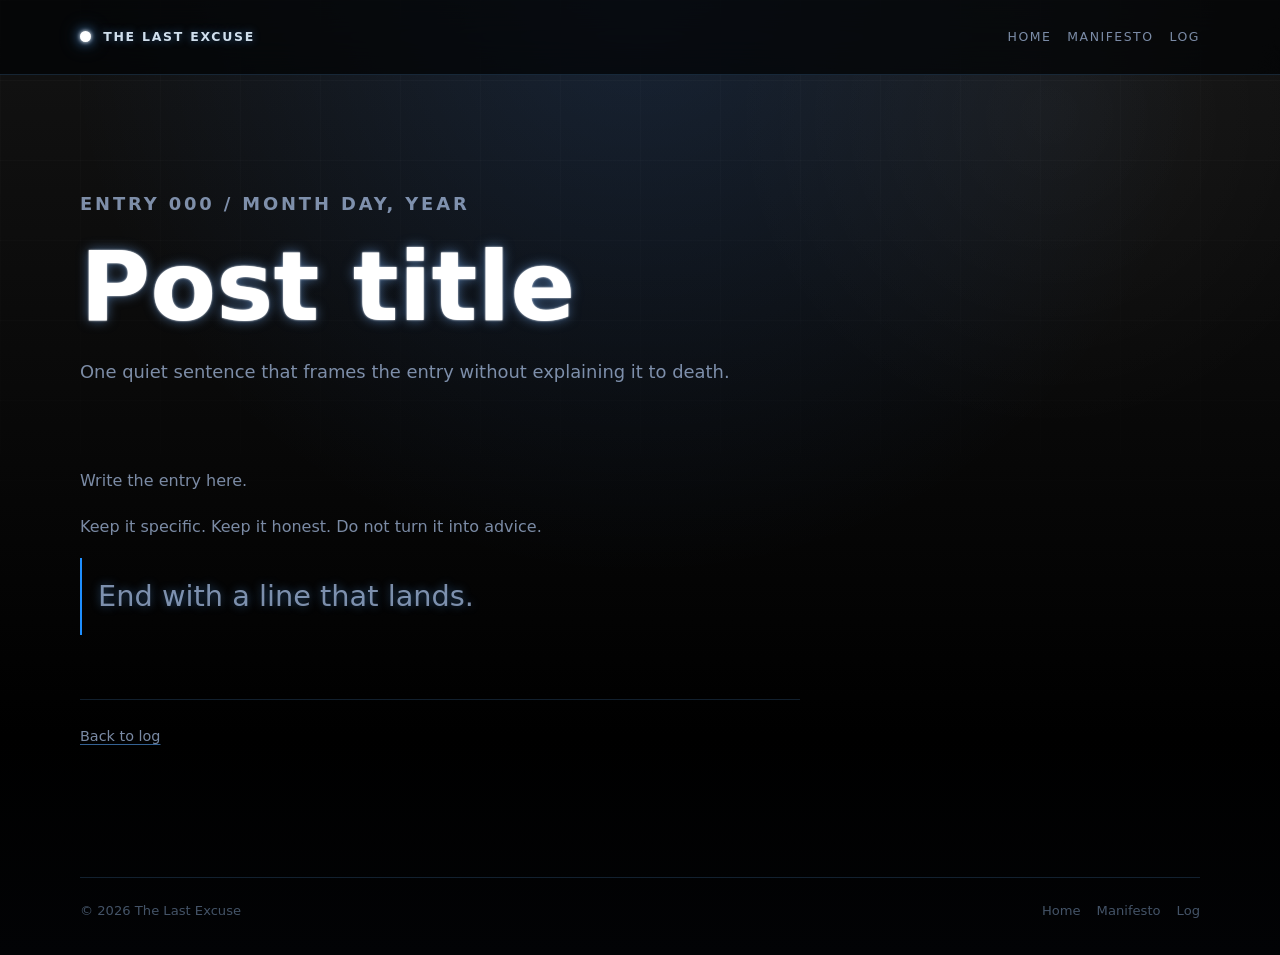
<file: posts/template.html>
<!doctype html>
<html lang="en">
<head>
  <meta charset="utf-8">
  <meta name="viewport" content="width=device-width, initial-scale=1">
  <title>POST TITLE | The Last Excuse</title>
  <meta name="description" content="SHORT DESCRIPTION FOR SEARCH ENGINES AND SOCIAL PREVIEWS.">
  <link rel="canonical" href="https://thelastexcuse.com/posts/POST-SLUG.html">
  <meta name="robots" content="noindex, follow">
  <meta property="og:title" content="POST TITLE | The Last Excuse">
  <meta property="og:description" content="SHORT DESCRIPTION FOR SOCIAL PREVIEWS.">
  <meta property="og:type" content="article">
  <meta property="og:url" content="https://thelastexcuse.com/posts/POST-SLUG.html">
  <meta property="og:image" content="https://thelastexcuse.com/assets/img/og-default.svg">
  <meta name="twitter:card" content="summary_large_image">
  <meta name="twitter:title" content="POST TITLE | The Last Excuse">
  <meta name="twitter:description" content="SHORT DESCRIPTION FOR SOCIAL PREVIEWS.">
  <meta name="twitter:image" content="https://thelastexcuse.com/assets/img/og-default.svg">
  <link rel="icon" href="../assets/img/favicon.svg" type="image/svg+xml">
  <link rel="stylesheet" href="../assets/css/style.css">
  <!-- Privacy-friendly analytics by Plausible. Configure both thelastexcuse.com and www.thelastexcuse.com in Plausible if you serve both. -->
  <script async src="https://plausible.io/js/pa-VzKI-ty6OOLgQUsf6KdsG.js"></script>
  <script>
    window.plausible=window.plausible||function(){(plausible.q=plausible.q||[]).push(arguments)},plausible.init=plausible.init||function(i){plausible.o=i||{}};
    plausible.init()
  </script>
  <script type="application/ld+json">
  {"@context":"https://schema.org","@type":"BlogPosting","headline":"POST TITLE","description":"SHORT DESCRIPTION FOR SEARCH ENGINES AND SOCIAL PREVIEWS.","datePublished":"YYYY-MM-DD","author":{"@type":"Person","name":"Anonymous"},"mainEntityOfPage":"https://thelastexcuse.com/posts/POST-SLUG.html","image":"https://thelastexcuse.com/assets/img/og-default.svg","inLanguage":"en"}
  </script>
</head>
<body>
  <div class="site-shell">
    <header class="site-header">
      <nav class="nav" aria-label="Primary navigation">
        <a class="brand" href="../index.html"><span class="brand-mark" aria-hidden="true"></span><span class="brand-text">The Last Excuse</span></a>
        <div class="nav-links"><a href="../index.html">Home</a><a href="../manifesto.html">Manifesto</a><a href="../blog.html">Log</a></div>
      </nav>
    </header>
    <main class="article">
      <div class="wrap">
        <article>
          <header class="article-header">
            <p class="kicker">Entry 000 / Month Day, Year</p>
            <h1 class="post-title">Post title</h1>
            <p>One quiet sentence that frames the entry without explaining it to death.</p>
          </header>
          <div class="prose">
            <p>Write the entry here.</p>
            <p>Keep it specific. Keep it honest. Do not turn it into advice.</p>
            <p class="pull">End with a line that lands.</p>
          </div>
        </article>
        <nav class="post-nav" aria-label="Post navigation">
          <a href="../blog.html">Back to log</a>
        </nav>
      </div>
    </main>
    <footer class="site-footer"><div class="footer-inner"><span>&copy; <span data-year>2026</span> The Last Excuse</span><div class="footer-nav"><a href="../index.html">Home</a><a href="../manifesto.html">Manifesto</a><a href="../blog.html">Log</a></div></div></footer>
  </div>
  <script src="../assets/js/site.js"></script>
</body>
</html>
</file>
<file: assets/css/style.css>
:root {
  color-scheme: dark;
  --bg-top: #131313;
  --bg: #020305;
  --text: rgba(245, 250, 255, 0.94);
  --muted: rgba(190, 215, 255, 0.64);
  --faint: rgba(145, 178, 220, 0.46);
  --line: rgba(100, 175, 255, 0.18);
  --blue: hsl(210, 100%, 56%);
  --blue-soft: rgba(90, 170, 255, 0.58);
  --panel: rgba(10, 18, 32, 0.68);
  --panel-hard: rgba(4, 9, 17, 0.82);
  --max: 1120px;
  --measure: 720px;
  --trans-dur: 0.35s;
  --trans-timing: cubic-bezier(0.65, 0, 0.35, 1);
}

* {
  box-sizing: border-box;
}

figure {
  margin: 0;
}

.sr-only {
  position: absolute;
  width: 1px;
  height: 1px;
  padding: 0;
  margin: -1px;
  overflow: hidden;
  clip: rect(0, 0, 0, 0);
  white-space: nowrap;
  border: 0;
}

html {
  min-height: 100%;
  scroll-behavior: smooth;
}

body {
  min-height: 100%;
  margin: 0;
  background:
    radial-gradient(circle at 50% 0%, rgba(60, 140, 255, 0.15), transparent 36rem),
    radial-gradient(circle at 82% 12%, rgba(255, 255, 255, 0.04), transparent 20rem),
    linear-gradient(to bottom, var(--bg-top), #000 46rem, var(--bg));
  color: var(--text);
  font: 1rem/1.7 ui-sans-serif, system-ui, -apple-system, BlinkMacSystemFont, "Segoe UI", sans-serif;
  overflow-x: hidden;
  text-rendering: optimizeLegibility;
  -webkit-font-smoothing: antialiased;
}

body::before {
  content: "";
  position: fixed;
  inset: 0;
  z-index: -1;
  pointer-events: none;
  background:
    linear-gradient(rgba(255, 255, 255, 0.028) 1px, transparent 1px),
    linear-gradient(90deg, rgba(255, 255, 255, 0.018) 1px, transparent 1px);
  background-size: 5rem 5rem;
  mask-image: linear-gradient(to bottom, black, transparent 72%);
}

a {
  color: inherit;
  text-decoration-color: var(--blue-soft);
  text-decoration-thickness: 1px;
  text-underline-offset: 0.24em;
}

a:hover {
  color: #fff;
  text-decoration-color: rgba(170, 215, 255, 0.98);
}

::selection {
  background: rgba(80, 150, 255, 0.55);
  color: #fff;
}

.site-shell {
  min-height: 100vh;
  display: flex;
  flex-direction: column;
}

.site-header {
  position: sticky;
  top: 0;
  z-index: 10;
  border-bottom: 1px solid var(--line);
  background: rgba(2, 3, 5, 0.74);
  backdrop-filter: blur(18px);
}

.nav {
  width: min(100% - 2rem, var(--max));
  min-height: 4.6rem;
  margin: 0 auto;
  display: flex;
  align-items: center;
  justify-content: space-between;
  gap: 1.5rem;
}

.site-header .brand {
  display: inline-flex;
  align-items: center;
  gap: 0.75rem;
  min-height: 2.75rem;
  text-decoration: none;
}

.brand-mark {
  width: 0.7rem;
  height: 0.7rem;
  display: inline-block;
  border-radius: 50%;
  background: #fff;
  box-shadow:
    0 0 4px #fff,
    0 0 12px rgba(90, 170, 255, 0.95),
    0 0 22px rgba(90, 170, 255, 0.48);
}

.brand-text {
  color: rgba(226, 241, 255, 0.92);
  font-size: 0.78rem;
  font-weight: 800;
  letter-spacing: 0.14em;
  text-transform: uppercase;
  text-shadow: 0 0 9px rgba(90, 170, 255, 0.45);
}

.nav-links {
  display: flex;
  gap: 1rem;
  color: var(--muted);
  font-size: 0.78rem;
  letter-spacing: 0.12em;
  text-transform: uppercase;
}

.nav-links a {
  min-height: 2.75rem;
  display: inline-flex;
  align-items: center;
  text-decoration: none;
}

.nav-links a[aria-current="page"] {
  color: #fff;
  text-shadow: 0 0 8px rgba(90, 170, 255, 0.8);
}

main {
  flex: 1;
}

.wrap {
  width: min(100% - 2rem, var(--max));
  margin: 0 auto;
}

.narrow {
  max-width: var(--measure);
}

.logo {
  position: relative;
  z-index: 2;
  width: min(92vw, 62rem);
  margin: clamp(3rem, 8vw, 5rem) auto 0.85rem;
  text-align: center;
  user-select: none;
}

.logo::after {
  content: "";
  display: block;
  width: min(34rem, 64%);
  height: 2rem;
  margin: 1.25rem auto 0;
  background: radial-gradient(ellipse at center, rgba(80, 150, 255, 0.2), transparent 70%);
  filter: blur(1rem);
}

.logo .brand {
  display: block;
  color: #fff;
  font-family: ui-rounded, "Arial Rounded MT Bold", "Trebuchet MS", system-ui, sans-serif;
  font-size: clamp(2.8rem, 11vw, 8.8rem);
  font-weight: 900;
  letter-spacing: 0;
  line-height: 0.92;
  text-shadow:
    0 0 2px #fff,
    0 0 6px rgba(120, 180, 255, 0.86),
    0 0 14px rgba(80, 150, 255, 0.44);
  filter:
    drop-shadow(0 0 4px rgba(90, 170, 255, 0.78))
    drop-shadow(0 0 10px rgba(90, 170, 255, 0.38));
}

.logo .tagline {
  margin-top: 0.8rem;
  color: rgba(210, 230, 255, 0.9);
  font-size: clamp(0.74rem, 1.4vw, 1rem);
  font-weight: 800;
  letter-spacing: 0.35em;
  text-transform: uppercase;
  text-shadow:
    0 0 4px rgba(120, 180, 255, 0.8),
    0 0 10px rgba(80, 150, 255, 0.45);
}

.flicker-fast {
  animation: neonFlicker 2.4s linear infinite;
}

.flicker-slow {
  animation: neonFlicker 3.2s linear infinite;
}

.countdown-wrap {
  position: relative;
  z-index: 1;
  width: 100%;
  min-height: clamp(8.2rem, 17vw, 14rem);
  margin: 0 auto 0.75rem;
  display: flex;
  justify-content: center;
  align-items: center;
  perspective: 45rem;
  transform-style: preserve-3d;
}

.countdown-label {
  width: min(92vw, 58rem);
  margin: 0 auto 1.5rem;
  color: rgba(190, 215, 255, 0.52);
  font-size: clamp(0.64rem, 1.5vw, 0.8rem);
  font-weight: 800;
  letter-spacing: 0.24em;
  text-align: center;
  text-transform: uppercase;
  text-shadow: 0 0 7px rgba(90, 170, 255, 0.32);
}

.countdown {
  --s: 100%;
  --l: 50%;
  display: flex;
  align-items: center;
  justify-content: center;
  gap: clamp(0.18rem, 0.6vw, 0.7rem);
  width: min(96vw, 58rem);
  min-height: clamp(8rem, 15vw, 13rem);
  color: hsl(210deg, var(--s), var(--l));
  transform-style: preserve-3d;
  animation: camera-pan 30s linear infinite;
}

.digits,
.colon-group {
  position: relative;
  transform-style: preserve-3d;
}

.group {
  display: flex;
  gap: clamp(0.18rem, 0.55vw, 0.7rem);
}

.digit {
  position: relative;
  height: clamp(2.2rem, 6vw, 6.8rem);
  aspect-ratio: 1 / 2;
  filter:
    drop-shadow(0 0 3px currentColor)
    drop-shadow(0 0 7px currentColor);
}

.digit span {
  --act: 0;
  --signX: 1;
  --signY: 1;
  position: absolute;
  background-color: white;
  opacity: calc(0.035 + 0.965 * var(--act));
  transition: all 0.3s cubic-bezier(0.17, 0.67, 0.5, 1.15);
  transform: scale(var(--signX), var(--signY));
}

.digit span.end {
  width: 100%;
  height: 10%;
  clip-path: polygon(15% 0%, 7.5% 20%, 25% 100%, 75% 100%, 92.5% 20%, 85% 0%);
}

.digit span.end.top {
  top: 0;
}

.digit span.end.bottom {
  bottom: 0;
  --signY: -1;
}

.digit span.side {
  width: 20%;
  height: 50%;
  clip-path: polygon(0% 15%, 20% 7.5%, 100% 22.5%, 100% 85%, 20% 95%, 0% 90%);
}

.digit span.side.left {
  top: 0;
  left: 0;
}

.digit span.side.left.bottom {
  top: initial;
  bottom: 0;
  --signY: -1;
}

.digit span.side.right {
  top: 0;
  right: 0;
  --signX: -1;
}

.digit span.side.right.bottom {
  top: initial;
  bottom: 0;
  --signY: -1;
}

.digit span.middle {
  top: 45%;
  width: 100%;
  height: 10%;
  clip-path: polygon(22.5% 0%, 6.5% 50%, 22.5% 100%, 77.5% 100%, 93.5% 50%, 77.5% 0%);
}

.digit[data-digit="0"] :not(.middle) { --act: 1; }
.digit[data-digit="1"] .right { --act: 1; }
.digit[data-digit="2"] :not(.top.left, .bottom.right) { --act: 1; }
.digit[data-digit="3"] :not(.left) { --act: 1; }
.digit[data-digit="4"] :not(.end, .bottom.left) { --act: 1; }
.digit[data-digit="5"] :not(.top.right, .bottom.left) { --act: 1; }
.digit[data-digit="6"] :not(.top.right) { --act: 1; }
.digit[data-digit="7"] .top,
.digit[data-digit="7"] .right { --act: 1; }
.digit[data-digit="8"] > * { --act: 1; }
.digit[data-digit="9"] :not(.bottom.left) { --act: 1; }

.colon span {
  display: flex;
  flex-direction: column;
  justify-content: space-evenly;
  align-items: center;
  height: clamp(2.2rem, 6vw, 6.8rem);
  width: clamp(0.5rem, 1.2vw, 1.5rem);
  filter:
    drop-shadow(0 0 3px currentColor)
    drop-shadow(0 0 7px currentColor);
}

.colon span::before,
.colon span::after {
  content: "";
  display: block;
  width: clamp(0.45rem, 1vw, 0.9rem);
  aspect-ratio: 1 / 1;
  background-color: white;
  border-radius: 50%;
}

.shadow {
  position: absolute;
  top: 0;
  left: 0;
  transform-origin: bottom center;
  transform: translateY(0.55rem) translateZ(1rem) rotateX(-90.1deg);
  pointer-events: none;
}

.shadow .digit span {
  opacity: var(--act);
}

.shadow.shadow1 {
  opacity: 0.35;
  filter:
    drop-shadow(0 0 4px currentColor)
    drop-shadow(0 0 10px currentColor)
    blur(2rem);
}

.shadow.shadow1 > span,
.shadow.shadow1 .digit {
  mask-image: linear-gradient(to bottom, white, rgba(0, 0, 0, 0.5));
}

.shadow.shadow2 {
  opacity: 0.3;
  filter:
    drop-shadow(0 0 4px currentColor)
    drop-shadow(0 0 10px currentColor)
    blur(4px);
}

.shadow.shadow2 > span,
.shadow.shadow2 .digit {
  opacity: var(--act);
  mask-image: linear-gradient(to top, black, rgba(0, 0, 0, 0.1) 60%, transparent);
}

.home-copy {
  width: min(100% - 2rem, 48rem);
  margin: 0 auto clamp(3rem, 7vw, 5.5rem);
  text-align: center;
}

.intro {
  margin: 0 auto;
  color: var(--muted);
  font-size: clamp(1rem, 2vw, 1.18rem);
}

.actions {
  display: flex;
  justify-content: center;
  flex-wrap: wrap;
  gap: 0.85rem;
  margin-top: 2rem;
}

.scroll-cue {
  display: inline-flex;
  margin-top: 1.4rem;
  color: rgba(190, 215, 255, 0.56);
  font-size: 0.68rem;
  font-weight: 800;
  letter-spacing: 0.18em;
  text-decoration: none;
  text-transform: uppercase;
}

.scroll-cue::after {
  content: "";
  width: 0.45rem;
  height: 0.45rem;
  margin: 0.22rem 0 0 0.7rem;
  border-right: 1px solid currentColor;
  border-bottom: 1px solid currentColor;
  transform: rotate(45deg);
}

.scroll-cue:hover {
  color: #fff;
  text-shadow: 0 0 8px rgba(90, 170, 255, 0.55);
}

.button,
.btn {
  cursor: pointer;
  display: inline-flex;
  align-items: center;
  justify-content: center;
  min-height: 2.75rem;
  padding: 0.62rem 1rem;
  border: 1px solid rgba(100, 175, 255, 0.45);
  border-radius: 999px;
  color: rgba(220, 238, 255, 0.95);
  background: rgba(0, 0, 0, 0.35);
  box-shadow:
    inset 0 0 12px rgba(80, 150, 255, 0.08),
    0 0 10px rgba(80, 150, 255, 0.16);
  font: inherit;
  font-size: 0.74rem;
  font-weight: 800;
  letter-spacing: 0.13em;
  text-decoration: none;
  text-transform: uppercase;
  transition:
    color var(--trans-dur),
    background var(--trans-dur),
    border-color var(--trans-dur),
    box-shadow var(--trans-dur);
}

.button:hover,
.btn:hover {
  color: #fff;
  background: rgba(80, 150, 255, 0.14);
  border-color: rgba(140, 200, 255, 0.8);
  box-shadow:
    inset 0 0 14px rgba(80, 150, 255, 0.14),
    0 0 14px rgba(80, 150, 255, 0.28);
}

.button:focus-visible,
.btn:focus-visible,
.timeline__arrow:focus-visible,
.nav a:focus-visible,
.footer-nav a:focus-visible {
  outline: 2px solid rgba(180, 220, 255, 0.95);
  outline-offset: 0.24rem;
}

.section {
  padding: clamp(3rem, 8vw, 5.5rem) 0;
  border-top: 1px solid var(--line);
}

.section-grid {
  display: grid;
  grid-template-columns: minmax(0, 0.8fr) minmax(0, 1.2fr);
  gap: clamp(2rem, 6vw, 5rem);
  align-items: start;
}

.section h1,
.section h2,
.article h1,
.article h2,
.article h3 {
  margin: 0;
  line-height: 1.06;
  letter-spacing: 0;
}

.section h2 {
  font-size: clamp(1.65rem, 4vw, 3.2rem);
  text-shadow: 0 0 10px rgba(90, 170, 255, 0.28);
}

.kicker,
.meta-line {
  color: var(--faint);
  font-size: 0.74rem;
  font-weight: 800;
  letter-spacing: 0.16em;
  text-transform: uppercase;
}

.plain-list {
  list-style: none;
  padding: 0;
  margin: 0;
  display: grid;
  gap: 1rem;
}

.plain-list li {
  padding: 1rem 0 0;
  border-top: 1px solid var(--line);
  color: var(--muted);
}

.entries {
  display: grid;
  gap: 1px;
  background: var(--line);
  border: 1px solid var(--line);
  box-shadow: 0 0 28px rgba(80, 150, 255, 0.08);
}

.entry-card {
  display: block;
  padding: clamp(1.1rem, 4vw, 1.6rem);
  background:
    linear-gradient(135deg, rgba(80, 150, 255, 0.08), rgba(0, 0, 0, 0.12)),
    var(--panel-hard);
  text-decoration: none;
}

.entry-card:hover {
  background:
    linear-gradient(135deg, rgba(80, 150, 255, 0.16), rgba(0, 0, 0, 0.16)),
    var(--panel-hard);
}

.entry-card h2,
.entry-card h3 {
  margin: 0.45rem 0 0.65rem;
  color: #fff;
  font-size: clamp(1.35rem, 4vw, 2rem);
  text-shadow: 0 0 8px rgba(90, 170, 255, 0.4);
}

.entry-card p,
.section p {
  margin: 0;
  color: var(--muted);
}

.blog-timeline-section {
  position: relative;
  z-index: 2;
  width: min(92vw, 46rem);
  margin: 0 auto;
  padding: 1rem 0 6rem;
}

.timeline {
  position: relative;
  width: 100%;
}

.btn-group {
  display: flex;
  justify-content: center;
  flex-wrap: wrap;
  gap: 0.75rem;
  margin: 0 0 3rem;
}

.timeline__item {
  position: relative;
  padding-bottom: 2.75rem;
}

.timeline__item:not(:last-child)::before {
  content: "";
  position: absolute;
  top: 1.35rem;
  left: 0.4rem;
  width: 2px;
  height: 100%;
  background: linear-gradient(to bottom, rgba(90, 170, 255, 0.8), rgba(90, 170, 255, 0.08));
  box-shadow: 0 0 10px rgba(90, 170, 255, 0.5);
}

.timeline__item-header {
  position: relative;
  display: grid;
  grid-template-columns: 1rem 3rem 1fr;
  align-items: start;
}

.timeline__dot {
  grid-column: 1;
  grid-row: 1;
  position: relative;
  z-index: 2;
  width: 0.8rem;
  height: 0.8rem;
  margin-top: 0.5rem;
  border-radius: 50%;
  background: #fff;
  box-shadow:
    0 0 4px #fff,
    0 0 10px rgba(90, 170, 255, 0.95),
    0 0 18px rgba(90, 170, 255, 0.55);
}

.timeline__arrow {
  grid-column: 2;
  position: relative;
  z-index: 3;
  width: 2.75rem;
  height: 2.75rem;
  cursor: pointer;
  background: transparent;
  border: 0;
}

.timeline__arrow::before {
  content: "";
  position: absolute;
  top: 0.8rem;
  left: 0.72rem;
  width: 0.68rem;
  height: 0.68rem;
  border-right: 2px solid rgba(220, 238, 255, 0.9);
  border-bottom: 2px solid rgba(220, 238, 255, 0.9);
  transform: rotate(-45deg);
  transition: transform var(--trans-dur) var(--trans-timing);
  filter: drop-shadow(0 0 5px rgba(90, 170, 255, 0.9));
}

.timeline__arrow[aria-expanded="true"]::before {
  transform: rotate(45deg);
}

.timeline__meta {
  grid-column: 3;
}

.timeline__date {
  display: block;
  color: var(--muted);
  font-size: 0.78rem;
  letter-spacing: 0.18em;
  text-transform: uppercase;
}

.timeline__title {
  display: block;
  margin-top: 0.15rem;
  color: #fff;
  font-size: clamp(1.35rem, 3vw, 1.9rem);
  line-height: 1.1;
  text-shadow:
    0 0 1px #fff,
    0 0 6px rgba(90, 170, 255, 0.6);
}

.timeline__title a {
  text-decoration: none;
}

.timeline__item-body {
  height: 0;
  overflow: hidden;
  margin: 0.9rem 0 0 3.25rem;
  border-radius: 0.8rem;
}

.timeline__item-body-content {
  opacity: 0;
  visibility: hidden;
  padding: 1rem 1.1rem;
  color: rgba(225, 238, 255, 0.82);
  background:
    linear-gradient(135deg, rgba(80, 150, 255, 0.12), rgba(0, 0, 0, 0.24)),
    var(--panel);
  border: 1px solid rgba(90, 170, 255, 0.18);
  box-shadow:
    inset 0 0 18px rgba(80, 150, 255, 0.06),
    0 0 18px rgba(0, 0, 0, 0.35);
  transition:
    opacity var(--trans-dur) var(--trans-timing),
    visibility var(--trans-dur) var(--trans-timing);
}

.timeline__item-body--expanded,
.timeline__item-body[aria-hidden="false"] {
  height: auto;
}

.timeline__item-body--expanded .timeline__item-body-content,
.timeline__item-body[aria-hidden="false"] .timeline__item-body-content {
  opacity: 1;
  visibility: visible;
}

.timeline__item-p {
  max-width: 58ch;
  margin: 0 0 1rem;
}

.timeline__link {
  margin: 0;
  font-size: 0.78rem;
  font-weight: 800;
  letter-spacing: 0.13em;
  text-transform: uppercase;
}

.article {
  padding: clamp(3rem, 8vw, 6rem) 0;
}

.article-header {
  max-width: var(--measure);
  margin-bottom: clamp(2.5rem, 7vw, 5rem);
}

.page-title,
.post-title {
  margin: 1rem 0 0;
  color: #fff;
  font-size: clamp(2.8rem, 9vw, 6rem);
  text-shadow:
    0 0 2px #fff,
    0 0 12px rgba(120, 180, 255, 0.52);
}

.article-header p {
  color: var(--muted);
  font-size: 1.12rem;
}

.article-header .actions {
  justify-content: flex-start;
}

.prose {
  max-width: var(--measure);
  color: var(--text);
}

.prose h2 {
  margin: 3.2rem 0 1rem;
  padding-top: 1.4rem;
  border-top: 1px solid var(--line);
  color: #fff;
  font-size: clamp(1.45rem, 4vw, 2.45rem);
  text-shadow: 0 0 8px rgba(90, 170, 255, 0.35);
}

.prose h3 {
  margin: 2.2rem 0 0.5rem;
  color: var(--text);
  font-size: 1.05rem;
  letter-spacing: 0.1em;
  text-transform: uppercase;
}

.prose p {
  margin: 0 0 1.15rem;
  color: var(--muted);
}

.prose strong,
.prose .hard {
  color: var(--text);
}

.prose ul,
.prose ol {
  margin: 1rem 0 1.4rem;
  padding-left: 1.25rem;
  color: var(--muted);
}

.prose li {
  margin: 0.35rem 0;
}

.pull {
  margin: 2rem 0;
  padding: 1.2rem 0 1.2rem 1rem;
  border-left: 2px solid var(--blue);
  color: #fff;
  font-size: clamp(1.25rem, 4vw, 1.8rem);
  line-height: 1.35;
  text-shadow: 0 0 10px rgba(90, 170, 255, 0.42);
}

.post-nav {
  max-width: var(--measure);
  margin-top: 4rem;
  padding-top: 1.5rem;
  border-top: 1px solid var(--line);
  display: flex;
  justify-content: space-between;
  gap: 1rem;
  color: var(--muted);
  font-size: 0.9rem;
}

.site-footer {
  padding: 2rem 0;
  color: var(--faint);
  font-size: 0.82rem;
}

.footer-inner {
  width: min(100% - 2rem, var(--max));
  margin: 0 auto;
  display: flex;
  justify-content: space-between;
  gap: 1rem;
  border-top: 1px solid var(--line);
  padding-top: 1.4rem;
}

.footer-nav {
  display: flex;
  gap: 1rem;
}

.footer-nav a {
  text-decoration: none;
}

.safari .digit span {
  transition: none !important;
}

@keyframes neonFlicker {
  0%, 76% { opacity: 1; }
  77% { opacity: 0.18; }
  78% { opacity: 1; }
  79% { opacity: 0.08; }
  80%, 84% { opacity: 1; }
  85% { opacity: 0.25; }
  86%, 91% { opacity: 1; }
  92% { opacity: 0.12; }
  92.5%, 100% { opacity: 1; }
}

@keyframes camera-pan {
  0% { transform: translate(0, 0); }
  20% { transform: translate(0.35rem, 0.45rem); }
  40% { transform: translate(-0.45rem, 0.4rem); }
  50% { transform: translate(-0.25rem, 0.25rem); }
  70% { transform: translate(-0.15rem, -0.15rem); }
  90% { transform: translate(0.35rem, -0.2rem); }
  100% { transform: translate(0, 0); }
}

@media (prefers-reduced-motion: reduce) {
  *,
  *::before,
  *::after {
    animation-duration: 0.001ms !important;
    animation-iteration-count: 1 !important;
    scroll-behavior: auto !important;
    transition-duration: 0.001ms !important;
  }
}

@media (max-width: 760px) {
  .nav {
    min-height: 4rem;
    gap: 0.75rem;
  }

  .brand-text,
  .nav-links {
    font-size: 0.66rem;
    letter-spacing: 0.07em;
  }

  .nav-links {
    gap: 0.55rem;
  }

  .logo {
    margin-top: 3rem;
    margin-bottom: 1.5rem;
  }

  .logo .brand {
    font-size: clamp(2.65rem, 12vw, 4.8rem);
  }

  .logo .tagline {
    letter-spacing: 0.22em;
  }

  .countdown-wrap {
    min-height: 6rem;
    margin-bottom: 0.4rem;
  }

  .countdown {
    width: 96vw;
    gap: 0.2rem;
  }

  .group {
    gap: 0.2rem;
  }

  .digit {
    height: clamp(2rem, 7.5vw, 3.1rem);
  }

  .colon span {
    height: clamp(2rem, 7.5vw, 3.1rem);
    width: 0.52rem;
  }

  .countdown-label {
    letter-spacing: 0.13em;
  }

  .section-grid {
    grid-template-columns: 1fr;
  }

  .blog-timeline-section {
    width: min(92vw, 36rem);
    padding-bottom: 4rem;
  }

  .timeline__item-header {
    grid-template-columns: 1rem 2.65rem 1fr;
  }

  .timeline__item-body {
    margin-left: 2.8rem;
  }

  .footer-inner,
  .post-nav {
    flex-direction: column;
  }
}
</file>
